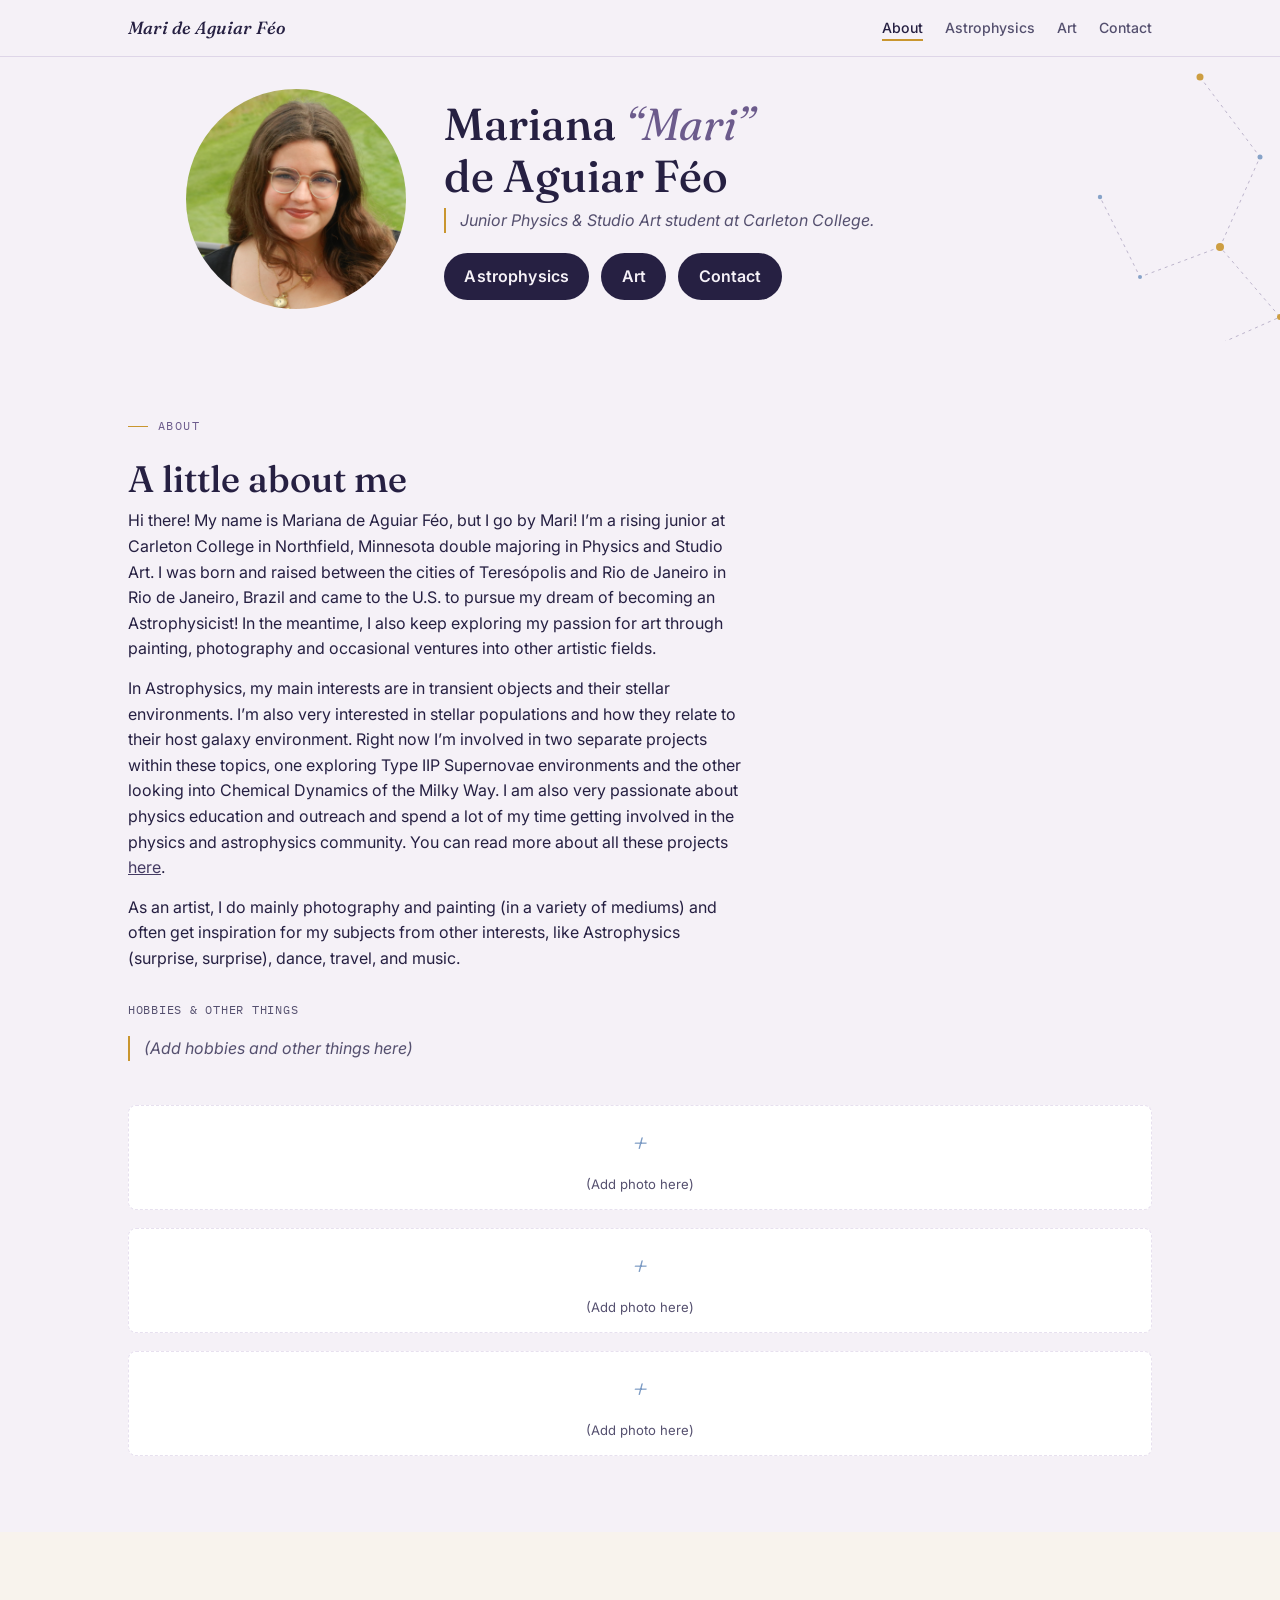
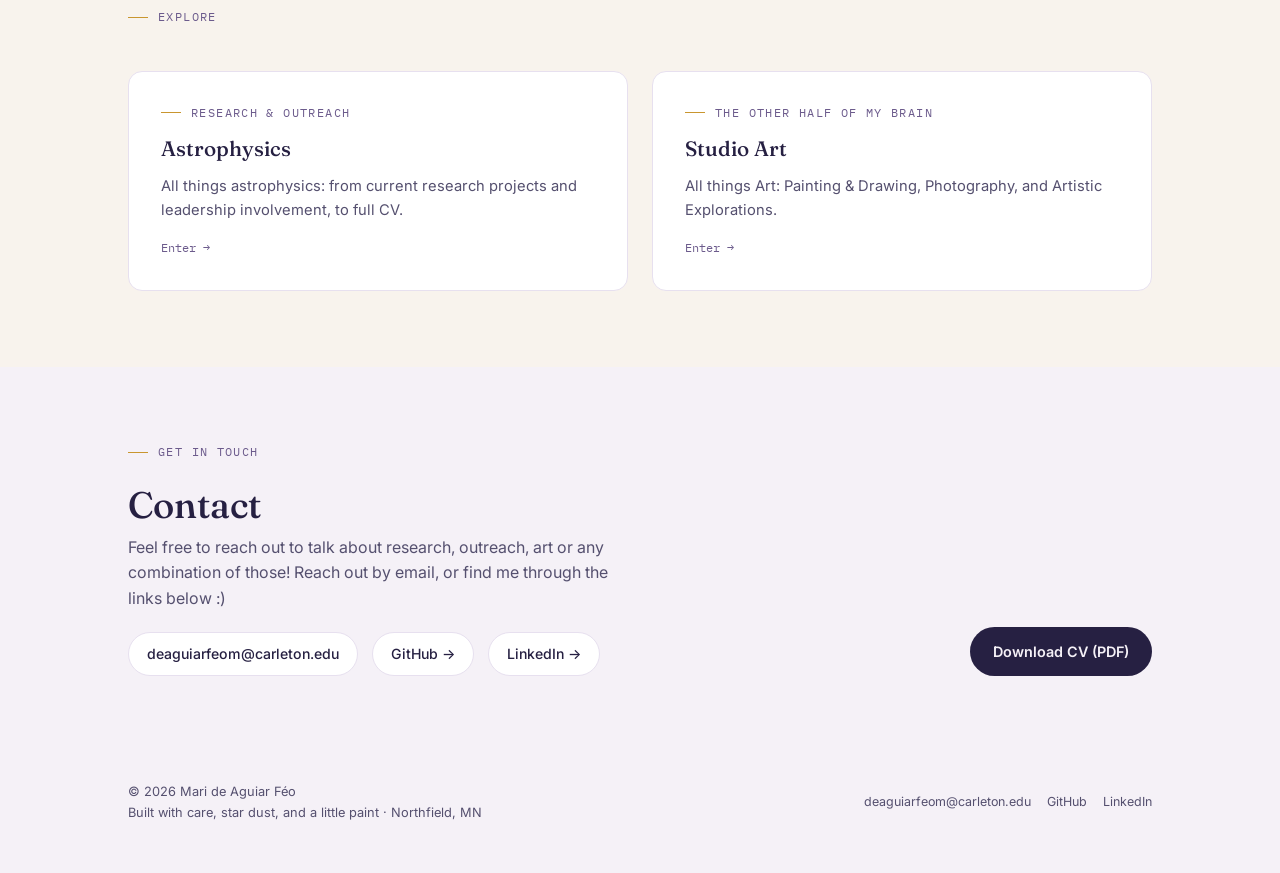
<file: index.html>
<!DOCTYPE html>
<html lang="en">
<head>
<meta charset="UTF-8">
<meta name="viewport" content="width=device-width, initial-scale=1.0">
<title>Mari de Aguiar Féo, Astrophysics &amp; Studio Art</title>
<meta name="description" content="Personal site of Mariana (Mari) de Aguiar Féo, Physics &amp; Studio Art, Carleton College. Research, outreach, and art.">

<link rel="preconnect" href="https://fonts.googleapis.com">
<link rel="preconnect" href="https://fonts.gstatic.com" crossorigin>
<link href="https://fonts.googleapis.com/css2?family=Fraunces:ital,opsz,wght@0,9..144,300;0,9..144,500;0,9..144,600;1,9..144,400;1,9..144,500&family=Inter:wght@400;500;600&family=IBM+Plex+Mono:wght@400;500&display=swap" rel="stylesheet">
<link rel="stylesheet" href="styles.css">
</head>
<body>

<header class="site-nav">
  <div class="nav-inner">
    <a href="index.html" class="nav-mark">Mari de Aguiar Féo</a>
    <ul class="nav-links">
      <li><a href="index.html" class="active">About</a></li>
      <li><a href="astrophysics.html">Astrophysics</a></li>
      <li><a href="art.html">Art</a></li>
      <li><a href="index.html#contact">Contact</a></li>
    </ul>
  </div>
</header>

<!--  PROFILE HEADER BANNER  -->
<div class="profile-banner reveal" aria-hidden="true"></div>
<!-- PROFILE SECTION  -->
<section class="hero" id="home" style="overflow: hidden; padding: 2rem 1rem;">
  <!-- Constellation Background SVG -->
  <svg class="constellation" viewBox="0 0 620 620" xmlns="http://www.w3.org/2000/svg" aria-hidden="true">
    <path class="line" d="M 480 60 L 540 140 L 500 230 L 560 300 L 470 340" />
    <path class="line" d="M 500 230 L 420 260 L 380 180" />
    <path class="line" d="M 470 340 L 400 400 L 430 480" />
    <circle class="star" cx="480" cy="60" r="3.5" />
    <circle class="star small" cx="540" cy="140" r="2.5" />
    <circle class="star" cx="500" cy="230" r="4" />
    <circle class="star small" cx="420" cy="260" r="2" />
    <circle class="star small" cx="380" cy="180" r="2.2" />
    <circle class="star" cx="560" cy="300" r="3" />
    <circle class="star" cx="470" cy="340" r="3.5" />
    <circle class="star small" cx="400" cy="400" r="2.4" />
    <circle class="star" cx="430" cy="480" r="3" />
  </svg>

  <div class="wrap hero-inner" style="display: flex !important; flex-direction: row !important; align-items: center !important; justify-content: center !important; text-align: left !important; gap: clamp(0.75rem, 3vw, 2.5rem) !important; max-width: 1000px !important; margin: 0 auto !important; width: 100% !important; box-sizing: border-box !important;">
    
    <!-- Avatar (Fluid clamp size: 110px on phones, scales up to 220px on desktop) -->
    <div class="hero-avatar-wrap" style="flex-shrink: 0 !important;">
      <img 
        src="IMG_6428 (2).PNG" 
        alt="Mari de Aguiar Féo" 
        class="hero-avatar"
        style="width: clamp(110px, 20vw, 220px) !important; height: clamp(110px, 20vw, 220px) !important; border-radius: 50% !important; object-fit: cover !important; display: block !important;"
      >
    </div>

    <!-- Text Container -->
    <div class="hero-text-content" style="max-width: 650px !important; flex: 1 1 auto !important; min-width: 0 !important;">
      <h1 style="margin: 0 !important; font-size: clamp(1.4rem, 4vw, 2.8rem) !important; line-height: 1.15 !important;">
        Mariana <em>“Mari”</em><br>de Aguiar Féo
      </h1>
      <p class="role" style="font-size: clamp(0.85rem, 2vw, 1.1rem) !important; margin-top: 0.4rem !important;">
      </p>
      <p class="hero-blurb" style="font-size: clamp(0.85rem, 2vw, 1rem) !important; margin-top: 0.3rem !important;">
        Junior Physics &amp; Studio Art student at Carleton College.

      </p>
      
      <!-- Nav Pill Buttons -->
      <div class="hero-pill-nav" style="display: flex !important; flex-direction: row !important; flex-wrap: nowrap !important; gap: clamp(0.3rem, 1.5vw, 0.75rem) !important; margin-top: 1.25rem !important; justify-content: flex-start !important;">
        <a href="astrophysics.html" class="btn btn-primary btn-big" style="padding: clamp(0.35rem, 1vw, 0.6rem) clamp(0.5rem, 1.5vw, 1.2rem) !important; font-size: clamp(0.75rem, 1.8vw, 1rem) !important; white-space: nowrap !important;">Astrophysics</a>
        <a href="art.html" class="btn btn-primary btn-big" style="padding: clamp(0.35rem, 1vw, 0.6rem) clamp(0.5rem, 1.5vw, 1.2rem) !important; font-size: clamp(0.75rem, 1.8vw, 1rem) !important; white-space: nowrap !important;">Art</a>
        <a href="#contact" class="btn btn-primary btn-big" style="padding: clamp(0.35rem, 1vw, 0.6rem) clamp(0.5rem, 1.5vw, 1.2rem) !important; font-size: clamp(0.75rem, 1.8vw, 1rem) !important; white-space: nowrap !important;">Contact</a>
      </div>
    </div>

  </div>
</section>
<!--  ABOUT  -->
<section id="about">
  <div class="wrap">
    <div class="section-head reveal">
      <div class="eyebrow">About</div>
      <h2>A little about me</h2>   
    <div class="about-section reveal">
      <div class="about-text">
    <p class="body-text">
      Hi there! My name is Mariana de Aguiar Féo, but I go by Mari! I’m a rising junior at Carleton College in Northfield, Minnesota double majoring in Physics and Studio Art. I was born and raised between the cities of Teresópolis and Rio de Janeiro in Rio de Janeiro, Brazil and came to the U.S. to pursue my dream of becoming an Astrophysicist! In the meantime, I also keep exploring my passion for art through painting, photography and occasional ventures into other artistic fields.
    </p>

    <p class="body-text">
      In Astrophysics, my main interests are in transient objects and their stellar environments. I’m also very interested in stellar populations and how they relate to their host galaxy environment. Right now I’m involved in two separate projects within these topics, one exploring Type IIP Supernovae environments and the other looking into Chemical Dynamics of the Milky Way. I am also very passionate about physics education and outreach and spend a lot of my time getting involved in the physics and astrophysics community. You can read more about all these projects <a href="https://marideaguiarfeo.github.io/astrophysics.html">here</a>.
    </p>

    <p class="body-text">
      As an artist, I do mainly photography and painting (in a variety of mediums) and often get inspiration for my subjects from other interests, like Astrophysics (surprise, surprise), dance, travel, and music.
    </p>
  </div>
</div>
        <div style="margin-top:28px;">
          <div class="subhead">Hobbies &amp; other things</div>
          <p class="hobbies-placeholder">(Add hobbies and other things here)</p>
        </div>
      </div>
      <div class="about-photos">
        <div class="art-placeholder" style="aspect-ratio:auto;"><span class="plus">+</span><span>(Add photo here)</span></div>
        <div class="art-placeholder" style="aspect-ratio:auto;"><span class="plus">+</span><span>(Add photo here)</span></div>
        <div class="art-placeholder" style="aspect-ratio:auto;"><span class="plus">+</span><span>(Add photo here)</span></div>
      </div>
    </div>
  </div>
</section>

<!--  EXPLORE (tabs to the two main pages)  -->
<section class="alt" id="explore">
  <div class="wrap">
    <div class="section-head reveal">
      <div class="eyebrow">Explore</div>
      <h2> </h2>
    </div>
    <div class="path-grid reveal">
      <a href="astrophysics.html" class="path-card">
        <div class="eyebrow">Research &amp; Outreach</div>
        <h3>Astrophysics</h3>
        <p>All things astrophysics: from current research projects and leadership involvement, to full CV.</p>
        <div class="arrow">Enter →</div>
      </a>
      <a href="art.html" class="path-card">
        <div class="eyebrow">The other half of my brain</div>
        <h3>Studio Art</h3>
        <p>All things Art: Painting &amp; Drawing, Photography, and Artistic Explorations.</p>
        <div class="arrow">Enter →</div>
      </a>
    </div>
  </div>
</section>

<!--  CONTACT  -->
<section id="contact">
  <div class="wrap">
    <div class="section-head reveal" style="margin-bottom:0;">
      <div class="eyebrow">Get in touch</div>
      <h2>Contact</h2>
    </div>
    <div class="contact-inner reveal">
      <div>
        <p class="lede" style="color:var(--ink-soft); max-width:480px;">Feel free to reach out to talk about research, outreach, art or any combination of those! Reach out by email, or find me through the links below :) </p>
        <div class="contact-links">
        <a href="mailto:deaguiarfeom@carleton.edu">deaguiarfeom@carleton.edu</a>
        <a href="https://github.com/marideaguiarfeo" target="_blank" rel="noopener">GitHub →</a>
        <a href="https://www.linkedin.com/in/mariana-de-aguiar-f%C3%A9o-525bab240/" target="_blank" rel="noopener">LinkedIn →</a>

        </div>
      </div>
      <a href="MariFeoUpdatedCV.pdf" class="btn btn-primary" download="MariFeoUpdatedCV.pdf">Download CV (PDF)</a>  </div>
    </div>
  </div>
</section>

<footer>
  <div class="wrap">
    <div>
      <p>© <span id="yr"></span> Mari de Aguiar Féo</p>
      <p>Built with care, star dust, and a little paint · Northfield, MN</p>
    </div>
    <div class="footer-contact">
      <a href="mailto:deaguiarfeom@carleton.edu">deaguiarfeom@carleton.edu</a>
      <a href="https://github.com/marideaguiarfeo" target="_blank" rel="noopener">GitHub</a>
      <a href="https://www.linkedin.com/in/mariana-de-aguiar-f%C3%A9o-525bab240/" target="_blank" rel="noopener">LinkedIn</a>
    </div>
  </div>
</footer>

<script src="script.js"></script>
</body>
</html>
</file>
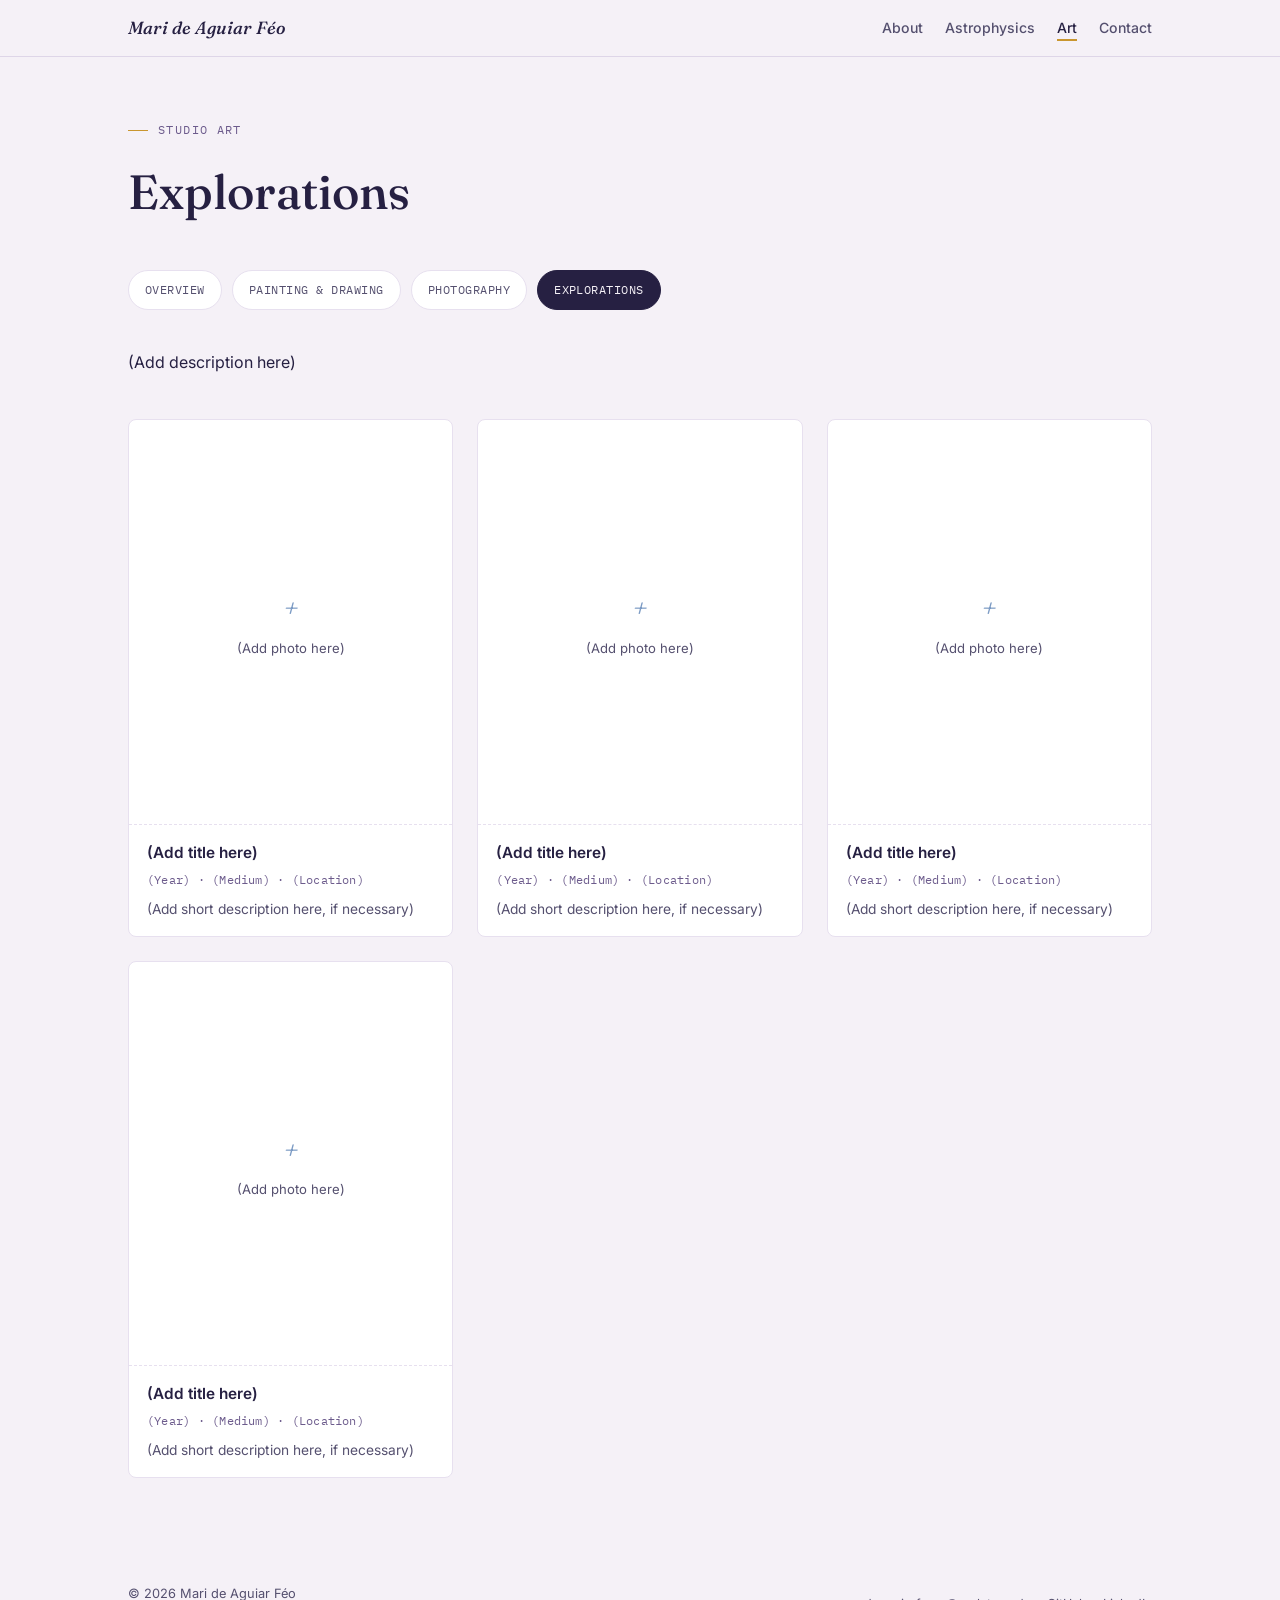
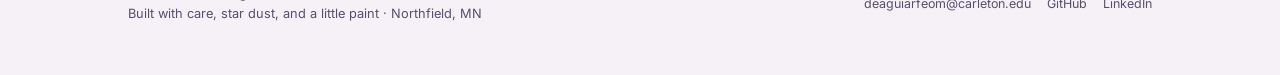
<file: art-explorations.html>
<!DOCTYPE html>
<html lang="en">
<head>
<meta charset="UTF-8">
<meta name="viewport" content="width=device-width, initial-scale=1.0">
<title>Explorations, Art, Mari de Aguiar Féo</title>
<meta name="description" content="Explorations, other art work by Mariana (Mari) de Aguiar Féo.">

<link rel="preconnect" href="https://fonts.googleapis.com">
<link rel="preconnect" href="https://fonts.gstatic.com" crossorigin>
<link href="https://fonts.googleapis.com/css2?family=Fraunces:ital,opsz,wght@0,9..144,300;0,9..144,500;0,9..144,600;1,9..144,400;1,9..144,500&family=Inter:wght@400;500;600&family=IBM+Plex+Mono:wght@400;500&display=swap" rel="stylesheet">
<link rel="stylesheet" href="styles.css">
</head>
<body>

<header class="site-nav">
  <div class="nav-inner">
    <a href="index.html" class="nav-mark">Mari de Aguiar Féo</a>
    <ul class="nav-links">
      <li><a href="index.html">About</a></li>
      <li><a href="astrophysics.html">Astrophysics</a></li>
      <li><a href="art.html" class="active">Art</a></li>
      <li><a href="index.html#contact">Contact</a></li>
    </ul>
  </div>
</header>

<section class="page-header">
  <div class="wrap">
    <div class="eyebrow reveal">Studio Art</div>
    <h1 class="reveal">Explorations</h1>
  </div>
</section>

<section style="padding-top:32px;">
  <div class="wrap">
    <div class="subtab-nav reveal">
      <a href="art.html">Overview</a>
      <a href="art-painting-drawing.html">Painting &amp; Drawing</a>
      <a href="art-photography.html">Photography</a>
      <a href="art-explorations.html" class="active">Explorations</a>
    </div>

    <p class="lede reveal" style="max-width:620px; margin-bottom:44px;">(Add description here)</p>

    <div class="art-photo-grid reveal">
      <div class="art-photo-card">
        <div class="art-photo-slot"><span class="plus">+</span><span>(Add photo here)</span></div>
        <div class="art-photo-info">
          <div class="art-photo-title">(Add title here)</div>
          <div class="art-photo-sub">(Year) · (Medium) · (Location)</div>
          <p class="art-photo-desc">(Add short description here, if necessary)</p>
        </div>
      </div>
      <div class="art-photo-card">
        <div class="art-photo-slot"><span class="plus">+</span><span>(Add photo here)</span></div>
        <div class="art-photo-info">
          <div class="art-photo-title">(Add title here)</div>
          <div class="art-photo-sub">(Year) · (Medium) · (Location)</div>
          <p class="art-photo-desc">(Add short description here, if necessary)</p>
        </div>
      </div>
      <div class="art-photo-card">
        <div class="art-photo-slot"><span class="plus">+</span><span>(Add photo here)</span></div>
        <div class="art-photo-info">
          <div class="art-photo-title">(Add title here)</div>
          <div class="art-photo-sub">(Year) · (Medium) · (Location)</div>
          <p class="art-photo-desc">(Add short description here, if necessary)</p>
        </div>
      </div>
      <div class="art-photo-card">
        <div class="art-photo-slot"><span class="plus">+</span><span>(Add photo here)</span></div>
        <div class="art-photo-info">
          <div class="art-photo-title">(Add title here)</div>
          <div class="art-photo-sub">(Year) · (Medium) · (Location)</div>
          <p class="art-photo-desc">(Add short description here, if necessary)</p>
        </div>
      </div>
    </div>
  </div>
</section>

<footer>
  <div class="wrap">
    <div>
      <p>© <span id="yr"></span> Mari de Aguiar Féo</p>
      <p>Built with care, star dust, and a little paint · Northfield, MN</p>
    </div>
    <div class="footer-contact">
      <a href="mailto:deaguiarfeom@carleton.edu">deaguiarfeom@carleton.edu</a>
      <a href="https://github.com/marideaguiarfeo" target="_blank" rel="noopener">GitHub</a>
      <a href="https://www.linkedin.com/in/mariana-de-aguiar-f%C3%A9o-525bab240/" target="_blank" rel="noopener">LinkedIn</a>
    </div>
  </div>
</footer>

<script src="script.js"></script>
</body>
</html>
</file>
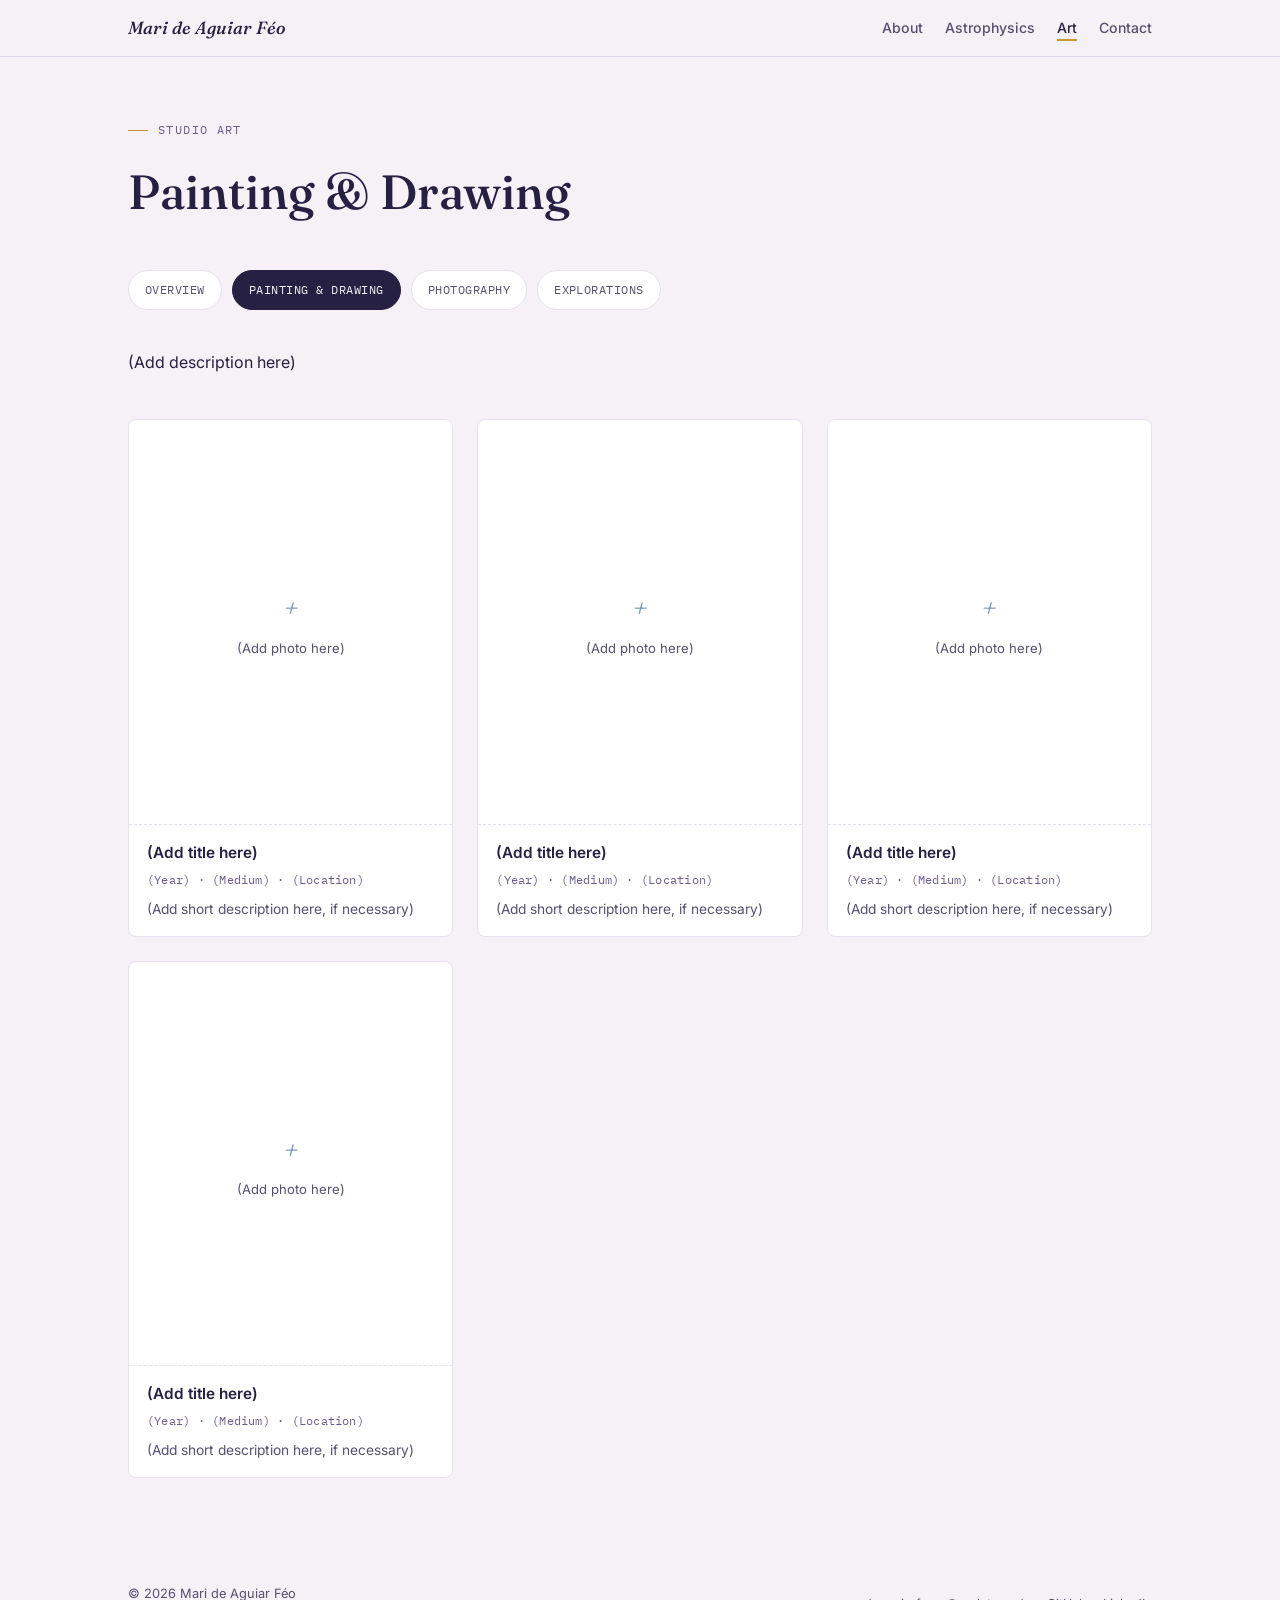
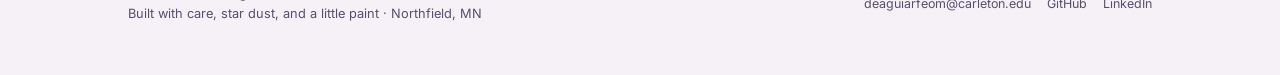
<file: art-painting-drawing.html>
<!DOCTYPE html>
<html lang="en">
<head>
<meta charset="UTF-8">
<meta name="viewport" content="width=device-width, initial-scale=1.0">
<title>Painting &amp; Drawing, Art, Mari de Aguiar Féo</title>
<meta name="description" content="Painting and drawing work by Mariana (Mari) de Aguiar Féo.">

<link rel="preconnect" href="https://fonts.googleapis.com">
<link rel="preconnect" href="https://fonts.gstatic.com" crossorigin>
<link href="https://fonts.googleapis.com/css2?family=Fraunces:ital,opsz,wght@0,9..144,300;0,9..144,500;0,9..144,600;1,9..144,400;1,9..144,500&family=Inter:wght@400;500;600&family=IBM+Plex+Mono:wght@400;500&display=swap" rel="stylesheet">
<link rel="stylesheet" href="styles.css">
</head>
<body>

<header class="site-nav">
  <div class="nav-inner">
    <a href="index.html" class="nav-mark">Mari de Aguiar Féo</a>
    <ul class="nav-links">
      <li><a href="index.html">About</a></li>
      <li><a href="astrophysics.html">Astrophysics</a></li>
      <li><a href="art.html" class="active">Art</a></li>
      <li><a href="index.html#contact">Contact</a></li>
    </ul>
  </div>
</header>

<section class="page-header">
  <div class="wrap">
    <div class="eyebrow reveal">Studio Art</div>
    <h1 class="reveal">Painting &amp; Drawing</h1>
  </div>
</section>

<section style="padding-top:32px;">
  <div class="wrap">
    <div class="subtab-nav reveal">
      <a href="art.html">Overview</a>
      <a href="art-painting-drawing.html" class="active">Painting &amp; Drawing</a>
      <a href="art-photography.html">Photography</a>
      <a href="art-explorations.html">Explorations</a>
    </div>

    <p class="lede reveal" style="max-width:620px; margin-bottom:44px;">(Add description here)</p>

    <div class="art-photo-grid reveal">
      <div class="art-photo-card">
        <div class="art-photo-slot"><span class="plus">+</span><span>(Add photo here)</span></div>
        <div class="art-photo-info">
          <div class="art-photo-title">(Add title here)</div>
          <div class="art-photo-sub">(Year) · (Medium) · (Location)</div>
          <p class="art-photo-desc">(Add short description here, if necessary)</p>
        </div>
      </div>
      <div class="art-photo-card">
        <div class="art-photo-slot"><span class="plus">+</span><span>(Add photo here)</span></div>
        <div class="art-photo-info">
          <div class="art-photo-title">(Add title here)</div>
          <div class="art-photo-sub">(Year) · (Medium) · (Location)</div>
          <p class="art-photo-desc">(Add short description here, if necessary)</p>
        </div>
      </div>
      <div class="art-photo-card">
        <div class="art-photo-slot"><span class="plus">+</span><span>(Add photo here)</span></div>
        <div class="art-photo-info">
          <div class="art-photo-title">(Add title here)</div>
          <div class="art-photo-sub">(Year) · (Medium) · (Location)</div>
          <p class="art-photo-desc">(Add short description here, if necessary)</p>
        </div>
      </div>
      <div class="art-photo-card">
        <div class="art-photo-slot"><span class="plus">+</span><span>(Add photo here)</span></div>
        <div class="art-photo-info">
          <div class="art-photo-title">(Add title here)</div>
          <div class="art-photo-sub">(Year) · (Medium) · (Location)</div>
          <p class="art-photo-desc">(Add short description here, if necessary)</p>
        </div>
      </div>
    </div>
  </div>
</section>

<footer>
  <div class="wrap">
    <div>
      <p>© <span id="yr"></span> Mari de Aguiar Féo</p>
      <p>Built with care, star dust, and a little paint · Northfield, MN</p>
    </div>
    <div class="footer-contact">
      <a href="mailto:deaguiarfeom@carleton.edu">deaguiarfeom@carleton.edu</a>
      <a href="https://github.com/marideaguiarfeo" target="_blank" rel="noopener">GitHub</a>
      <a href="https://www.linkedin.com/in/mariana-de-aguiar-f%C3%A9o-525bab240/" target="_blank" rel="noopener">LinkedIn</a>
    </div>
  </div>
</footer>

<script src="script.js"></script>
</body>
</html>
</file>
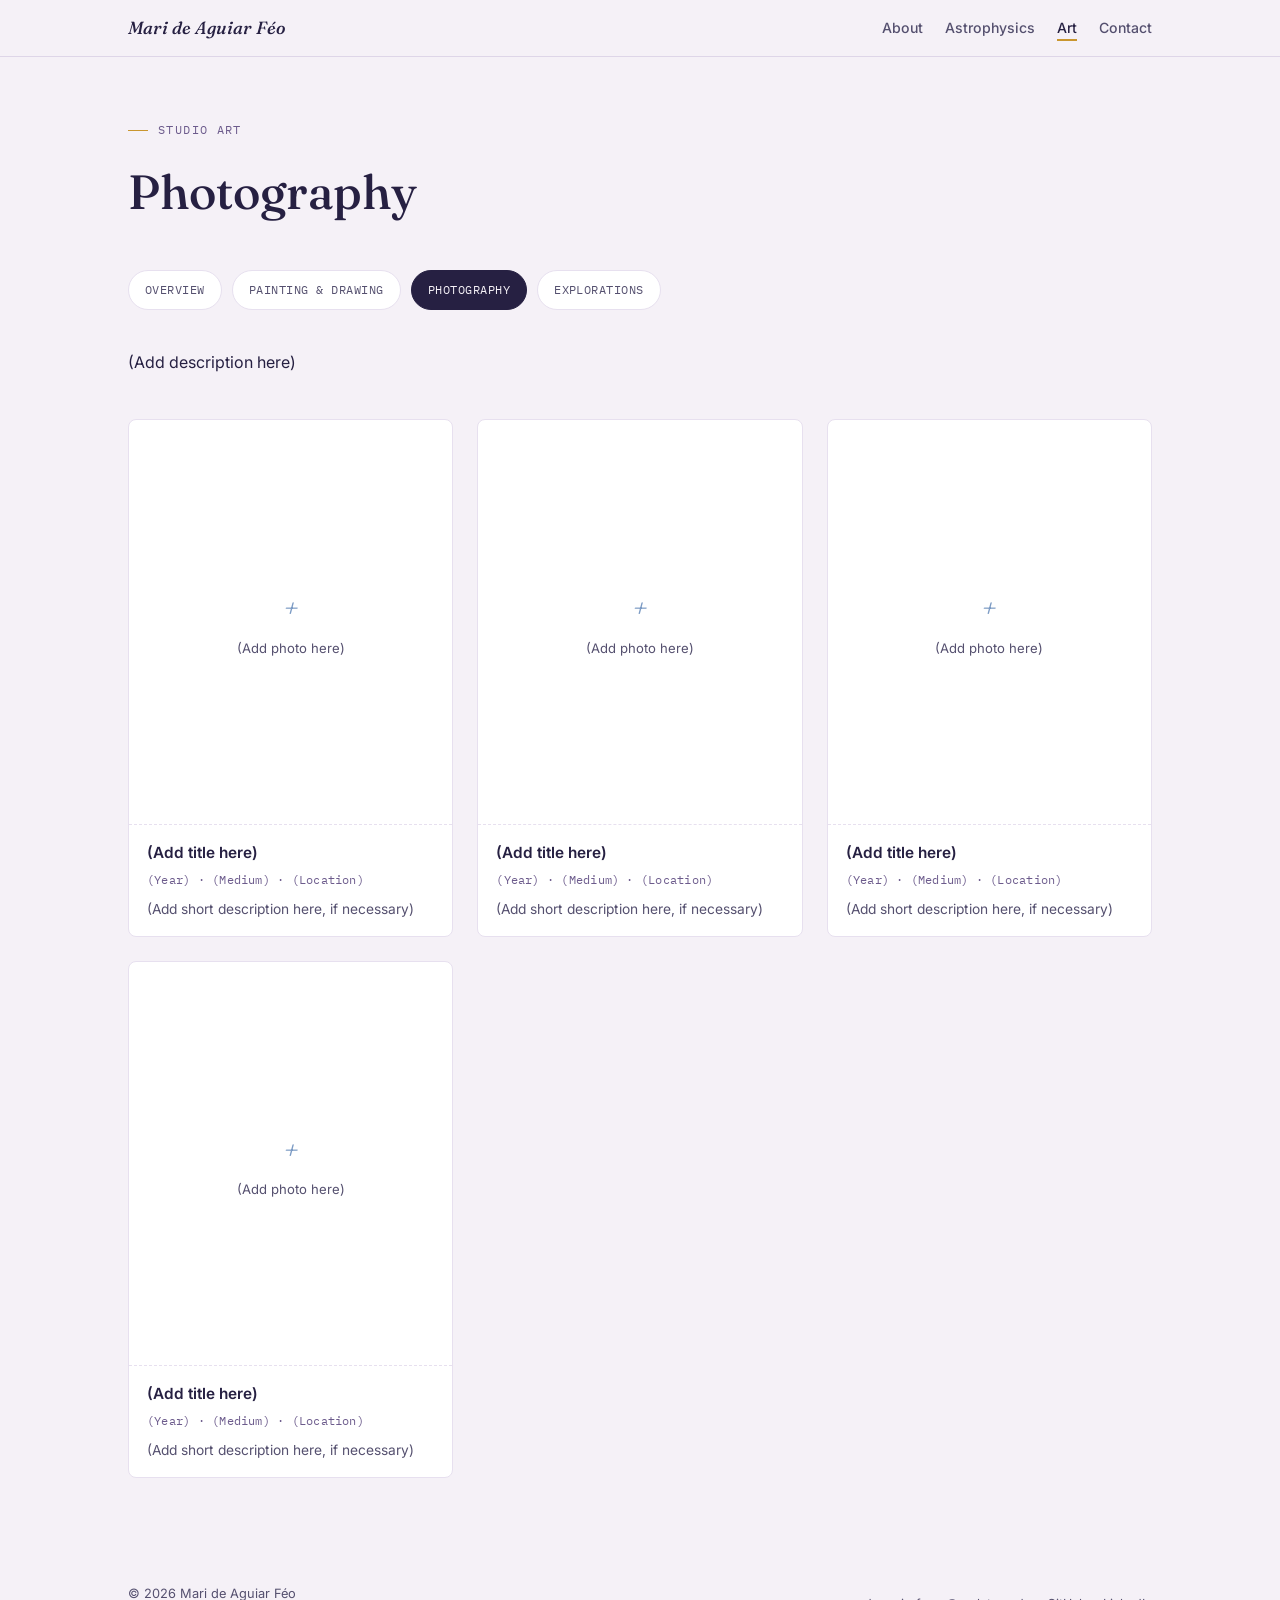
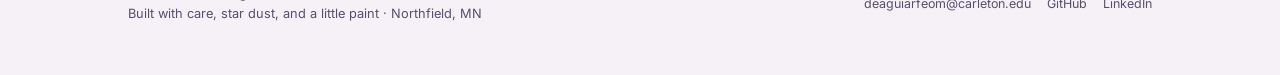
<file: art-photography.html>
<!DOCTYPE html>
<html lang="en">
<head>
<meta charset="UTF-8">
<meta name="viewport" content="width=device-width, initial-scale=1.0">
<title>Photography, Art, Mari de Aguiar Féo</title>
<meta name="description" content="Photography work by Mariana (Mari) de Aguiar Féo.">

<link rel="preconnect" href="https://fonts.googleapis.com">
<link rel="preconnect" href="https://fonts.gstatic.com" crossorigin>
<link href="https://fonts.googleapis.com/css2?family=Fraunces:ital,opsz,wght@0,9..144,300;0,9..144,500;0,9..144,600;1,9..144,400;1,9..144,500&family=Inter:wght@400;500;600&family=IBM+Plex+Mono:wght@400;500&display=swap" rel="stylesheet">
<link rel="stylesheet" href="styles.css">
</head>
<body>

<header class="site-nav">
  <div class="nav-inner">
    <a href="index.html" class="nav-mark">Mari de Aguiar Féo</a>
    <ul class="nav-links">
      <li><a href="index.html">About</a></li>
      <li><a href="astrophysics.html">Astrophysics</a></li>
      <li><a href="art.html" class="active">Art</a></li>
      <li><a href="index.html#contact">Contact</a></li>
    </ul>
  </div>
</header>

<section class="page-header">
  <div class="wrap">
    <div class="eyebrow reveal">Studio Art</div>
    <h1 class="reveal">Photography</h1>
  </div>
</section>

<section style="padding-top:32px;">
  <div class="wrap">
    <div class="subtab-nav reveal">
      <a href="art.html">Overview</a>
      <a href="art-painting-drawing.html">Painting &amp; Drawing</a>
      <a href="art-photography.html" class="active">Photography</a>
      <a href="art-explorations.html">Explorations</a>
    </div>

    <p class="lede reveal" style="max-width:620px; margin-bottom:44px;">(Add description here)</p>

    <div class="art-photo-grid reveal">
      <div class="art-photo-card">
        <div class="art-photo-slot"><span class="plus">+</span><span>(Add photo here)</span></div>
        <div class="art-photo-info">
          <div class="art-photo-title">(Add title here)</div>
          <div class="art-photo-sub">(Year) · (Medium) · (Location)</div>
          <p class="art-photo-desc">(Add short description here, if necessary)</p>
        </div>
      </div>
      <div class="art-photo-card">
        <div class="art-photo-slot"><span class="plus">+</span><span>(Add photo here)</span></div>
        <div class="art-photo-info">
          <div class="art-photo-title">(Add title here)</div>
          <div class="art-photo-sub">(Year) · (Medium) · (Location)</div>
          <p class="art-photo-desc">(Add short description here, if necessary)</p>
        </div>
      </div>
      <div class="art-photo-card">
        <div class="art-photo-slot"><span class="plus">+</span><span>(Add photo here)</span></div>
        <div class="art-photo-info">
          <div class="art-photo-title">(Add title here)</div>
          <div class="art-photo-sub">(Year) · (Medium) · (Location)</div>
          <p class="art-photo-desc">(Add short description here, if necessary)</p>
        </div>
      </div>
      <div class="art-photo-card">
        <div class="art-photo-slot"><span class="plus">+</span><span>(Add photo here)</span></div>
        <div class="art-photo-info">
          <div class="art-photo-title">(Add title here)</div>
          <div class="art-photo-sub">(Year) · (Medium) · (Location)</div>
          <p class="art-photo-desc">(Add short description here, if necessary)</p>
        </div>
      </div>
    </div>
  </div>
</section>

<footer>
  <div class="wrap">
    <div>
      <p>© <span id="yr"></span> Mari de Aguiar Féo</p>
      <p>Built with care, star dust, and a little paint · Northfield, MN</p>
    </div>
    <div class="footer-contact">
      <a href="mailto:deaguiarfeom@carleton.edu">deaguiarfeom@carleton.edu</a>
      <a href="https://github.com/marideaguiarfeo" target="_blank" rel="noopener">GitHub</a>
      <a href="https://www.linkedin.com/in/mariana-de-aguiar-f%C3%A9o-525bab240/" target="_blank" rel="noopener">LinkedIn</a>
    </div>
  </div>
</footer>

<script src="script.js"></script>
</body>
</html>
</file>
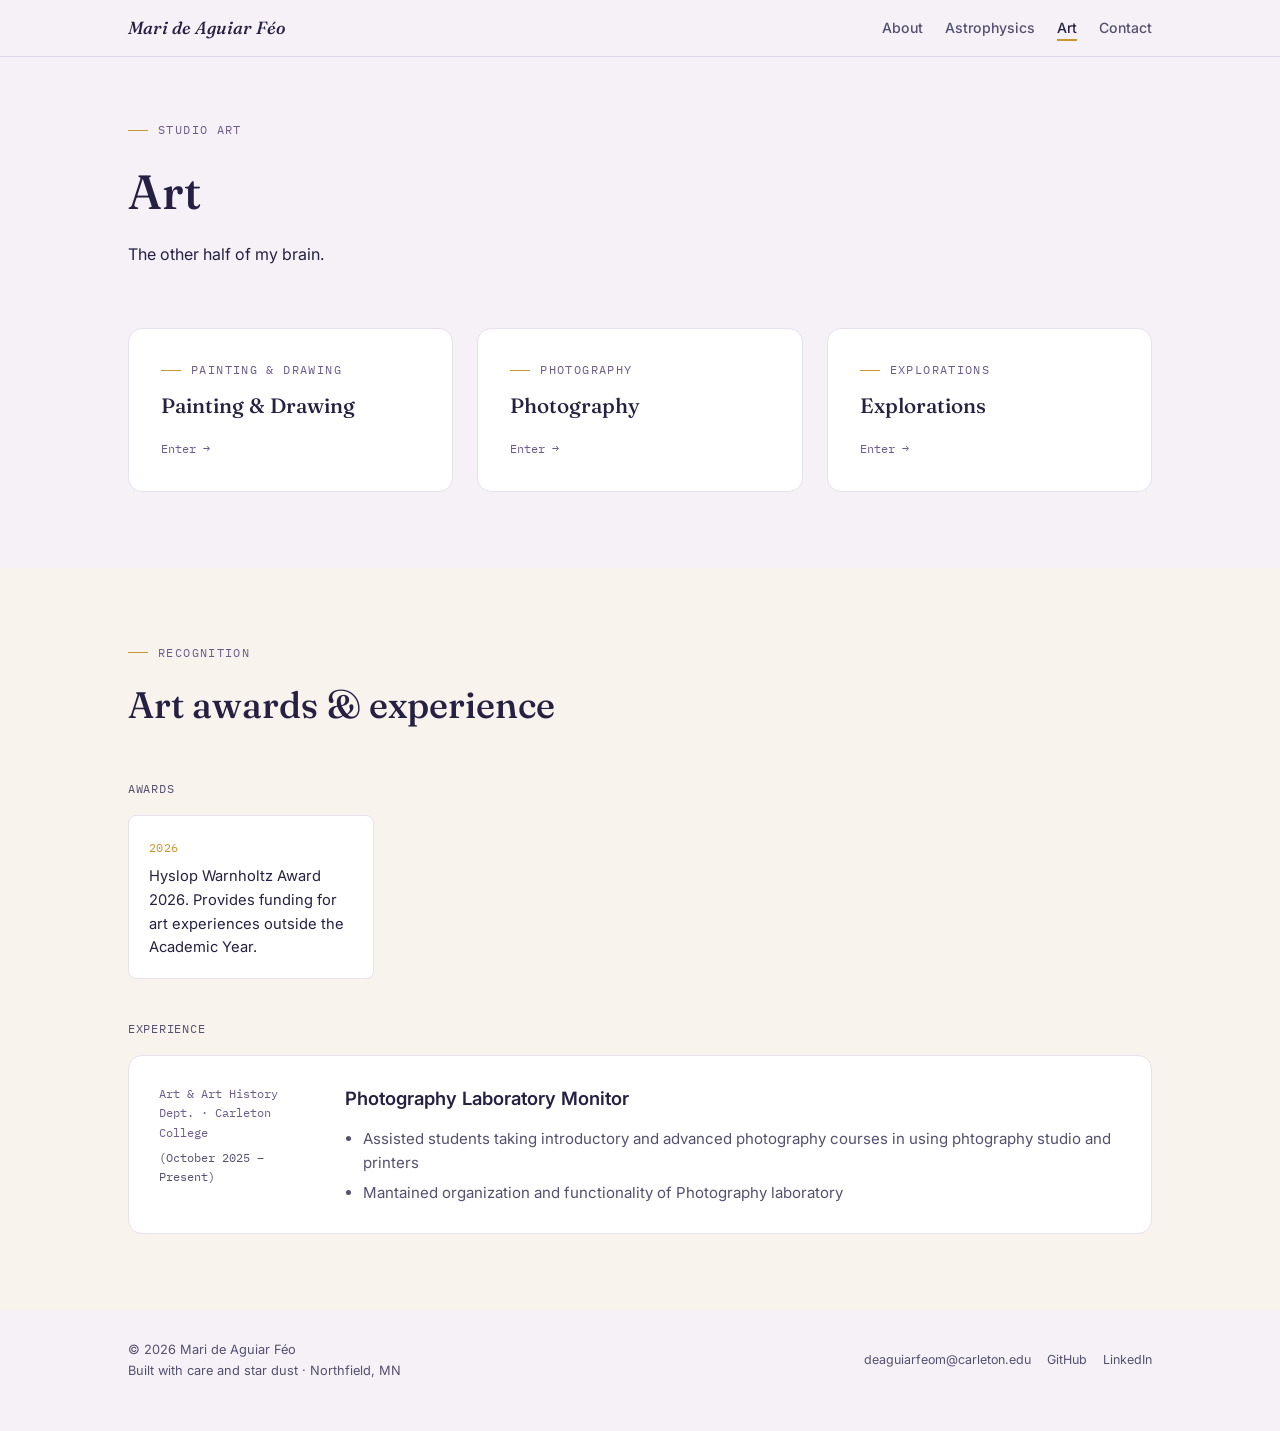
<file: art.html>
<!DOCTYPE html>
<html lang="en">
<head>
<meta charset="UTF-8">
<meta name="viewport" content="width=device-width, initial-scale=1.0">
<title>Art, Mari de Aguiar Féo</title>
<meta name="description" content="Studio Art work of Mariana (Mari) de Aguiar Féo: painting &amp; drawing, photography, and explorations.">

<link rel="preconnect" href="https://fonts.googleapis.com">
<link rel="preconnect" href="https://fonts.gstatic.com" crossorigin>
<link href="https://fonts.googleapis.com/css2?family=Fraunces:ital,opsz,wght@0,9..144,300;0,9..144,500;0,9..144,600;1,9..144,400;1,9..144,500&family=Inter:wght@400;500;600&family=IBM+Plex+Mono:wght@400;500&display=swap" rel="stylesheet">
<link rel="stylesheet" href="styles.css">
</head>
<body>

<header class="site-nav">
  <div class="nav-inner">
    <a href="index.html" class="nav-mark">Mari de Aguiar Féo</a>
    <ul class="nav-links">
      <li><a href="index.html">About</a></li>
      <li><a href="astrophysics.html">Astrophysics</a></li>
      <li><a href="art.html" class="active">Art</a></li>
      <li><a href="index.html#contact">Contact</a></li>
    </ul>
  </div>
</header>

<section class="page-header">
  <div class="wrap">
    <div class="eyebrow reveal">Studio Art</div>
    <h1 class="reveal">Art</h1>
    <p class="lede reveal" style="margin-top:12px; max-width:620px;">The other half of my brain.</p>
  </div>
</section>

<!-- ===== SUBSECTIONS ===== -->
<section style="padding-top:32px;">
  <div class="wrap">
    <div class="path-grid-3 reveal">
      <a href="art-painting-drawing.html" class="path-card">
        <div class="eyebrow">Painting &amp; Drawing</div>
        <h3>Painting &amp; Drawing</h3>
        <div class="arrow">Enter →</div>
      </a>
      <a href="art-photography.html" class="path-card">
        <div class="eyebrow">Photography</div>
        <h3>Photography</h3>
        <div class="arrow">Enter →</div>
      </a>
      <a href="art-explorations.html" class="path-card">
        <div class="eyebrow">Explorations</div>
        <h3>Explorations</h3>
        <div class="arrow">Enter →</div>
      </a>
    </div>
  </div>
</section>

<!-- ===== ART CV SPACE ===== -->
<section class="alt">
  <div class="wrap">
    <div class="section-head reveal">
      <div class="eyebrow">Recognition</div>
      <h2>Art awards &amp; experience</h2>
    </div>

    <div class="art-recognition-block reveal">
      <div class="subhead">Awards</div>
      <div class="honors-grid">
        <div class="honor-card"><span class="yr">2026</span><p>Hyslop Warnholtz Award 2026. Provides funding for art experiences outside the Academic Year. </p></div>
      </div>
    </div>

    <div class="art-recognition-block reveal">
      <div class="subhead">Experience</div>
      <div class="field-notes">
        <div class="field-note">
          <div class="fn-meta"> Art &amp; Art History Dept. · Carleton College <span class="date">(October 2025 – Present)</span></div>
          <div>
            <h3>Photography Laboratory Monitor</h3>
            <ul>
              <li> Assisted students taking introductory and advanced photography courses in using phtography studio and printers</li>
              <li> Mantained organization and functionality of Photography laboratory</li>
            </ul>
          </div>
        </div>
      </div>
    </div>
  </div>
</section>

<footer>
  <div class="wrap">
    <div>
      <p>© <span id="yr"></span> Mari de Aguiar Féo</p>
      <p>Built with care and star dust · Northfield, MN</p>
    </div>
    <div class="footer-contact">
      <a href="mailto:deaguiarfeom@carleton.edu">deaguiarfeom@carleton.edu</a>
      <a href="https://github.com/marideaguiarfeo" target="_blank" rel="noopener">GitHub</a>
      <a href="https://www.linkedin.com/in/mariana-de-aguiar-f%C3%A9o-525bab240/" target="_blank" rel="noopener">LinkedIn</a>
    </div>
  </div>
</footer>

<script src="script.js"></script>
</body>
</html>
</file>
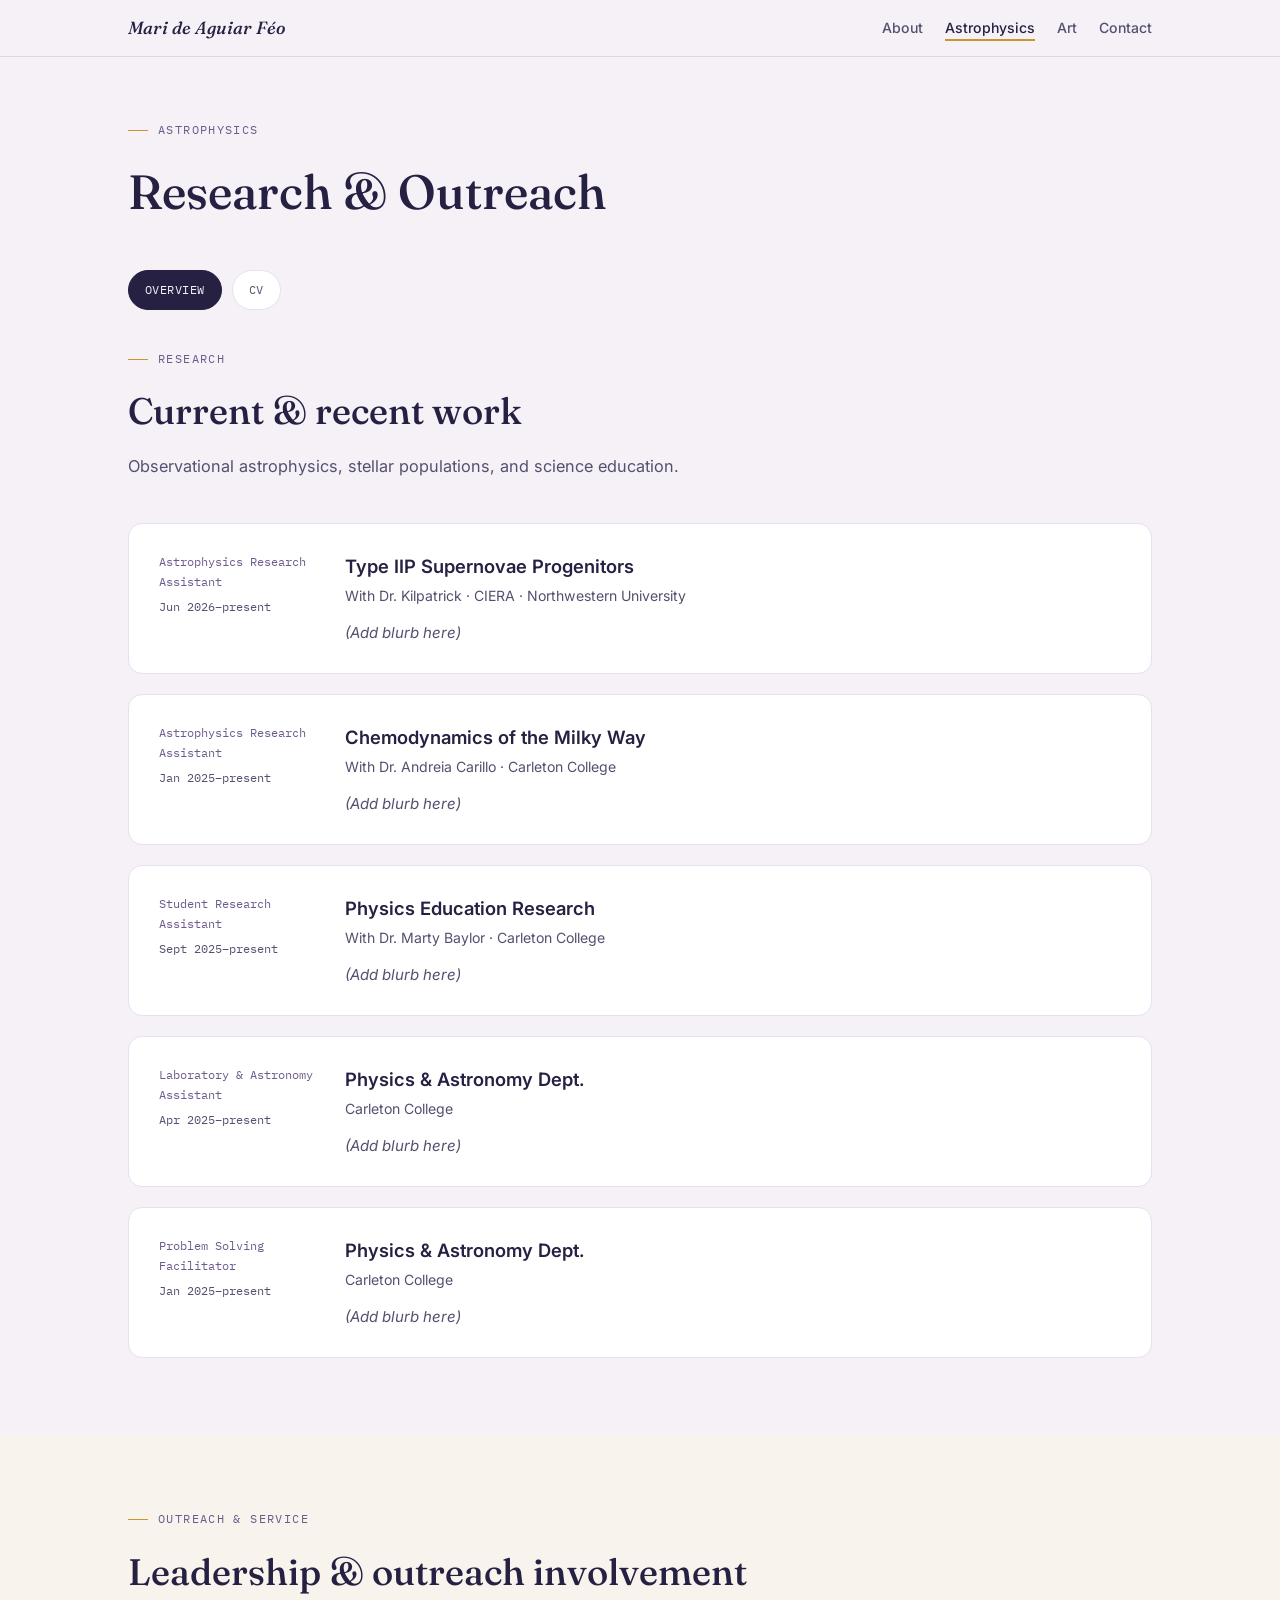
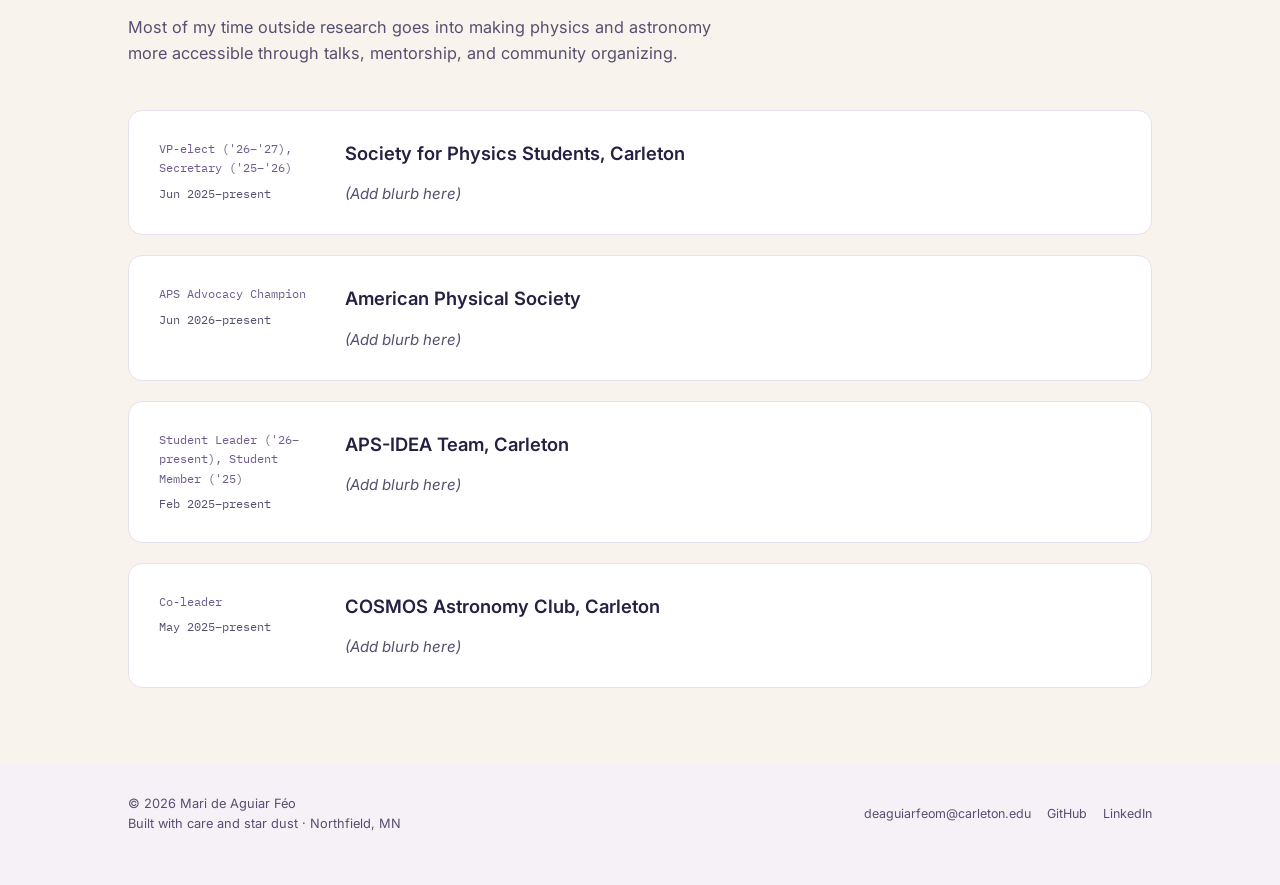
<file: astrophysics (1).html>
<!DOCTYPE html>
<html lang="en">
<head>
<meta charset="UTF-8">
<meta name="viewport" content="width=device-width, initial-scale=1.0">
<title>Astrophysics, Mari de Aguiar Féo</title>
<meta name="description" content="Astrophysics research and leadership involvement, Mariana (Mari) de Aguiar Féo, Carleton College.">

<link rel="preconnect" href="https://fonts.googleapis.com">
<link rel="preconnect" href="https://fonts.gstatic.com" crossorigin>
<link href="https://fonts.googleapis.com/css2?family=Fraunces:ital,opsz,wght@0,9..144,300;0,9..144,500;0,9..144,600;1,9..144,400;1,9..144,500&family=Inter:wght@400;500;600&family=IBM+Plex+Mono:wght@400;500&display=swap" rel="stylesheet">
<link rel="stylesheet" href="styles.css">
</head>
<body>

<header class="site-nav">
  <div class="nav-inner">
    <a href="index.html" class="nav-mark">Mari de Aguiar Féo</a>
    <ul class="nav-links">
      <li><a href="index.html">About</a></li>
      <li><a href="astrophysics.html" class="active">Astrophysics</a></li>
      <li><a href="art.html">Art</a></li>
      <li><a href="index.html#contact">Contact</a></li>
    </ul>
  </div>
</header>

<section class="page-header">
  <div class="wrap">
    <div class="eyebrow reveal">Astrophysics</div>
    <h1 class="reveal">Research &amp; Outreach</h1>
  </div>
</section>

<section style="padding-top:32px;">
  <div class="wrap">
    <div class="subtab-nav reveal">
      <a href="astrophysics.html" class="active">Overview</a>
      <a href="astrophysics-cv.html">CV</a>
    </div>

    <!-- ===== CURRENT RESEARCH PROJECTS ===== -->
    <div class="section-head reveal">
      <div class="eyebrow">Research</div>
      <h2>Current &amp; recent work</h2>
      <p class="lede">Observational astrophysics, stellar populations, and science education.</p>
    </div>

    <div class="field-notes reveal">
      <div class="field-note title-lg">
        <div class="fn-meta">Astrophysics Research Assistant<span class="date">Jun 2026–present</span></div>
        <div>
          <h3>Type IIP Supernovae Progenitors</h3>
          <p class="fn-place">With Dr. Kilpatrick · CIERA · Northwestern University</p>
          <p class="blurb-placeholder">(Add blurb here)</p>
        </div>
      </div>

      <div class="field-note title-lg">
        <div class="fn-meta">Astrophysics Research Assistant<span class="date">Jan 2025–present</span></div>
        <div>
          <h3>Chemodynamics of the Milky Way</h3>
          <p class="fn-place">With Dr. Andreia Carillo · Carleton College</p>
          <p class="blurb-placeholder">(Add blurb here)</p>
        </div>
      </div>

      <div class="field-note title-lg">
        <div class="fn-meta">Student Research Assistant<span class="date">Sept 2025–present</span></div>
        <div>
          <h3>Physics Education Research</h3>
          <p class="fn-place">With Dr. Marty Baylor · Carleton College</p>
          <p class="blurb-placeholder">(Add blurb here)</p>
        </div>
      </div>

      <div class="field-note title-lg">
        <div class="fn-meta">Laboratory &amp; Astronomy Assistant<span class="date">Apr 2025–present</span></div>
        <div>
          <h3>Physics &amp; Astronomy Dept.</h3>
          <p class="fn-place">Carleton College</p>
          <p class="blurb-placeholder">(Add blurb here)</p>
        </div>
      </div>

      <div class="field-note title-lg">
        <div class="fn-meta">Problem Solving Facilitator<span class="date">Jan 2025–present</span></div>
        <div>
          <h3>Physics &amp; Astronomy Dept.</h3>
          <p class="fn-place">Carleton College</p>
          <p class="blurb-placeholder">(Add blurb here)</p>
        </div>
      </div>
    </div>
  </div>
</section>

<!-- ===== LEADERSHIP / EXTRACURRICULAR INVOLVEMENT ===== -->
<section class="alt">
  <div class="wrap">
    <div class="section-head reveal">
      <div class="eyebrow">Outreach &amp; Service</div>
      <h2>Leadership &amp; outreach involvement</h2>
      <p class="lede">Most of my time outside research goes into making physics and astronomy more accessible through talks, mentorship, and community organizing.</p>
    </div>

    <div class="field-notes reveal">
      <div class="field-note title-lg">
        <div class="fn-meta">VP-elect ('26–'27), Secretary ('25–'26)<span class="date">Jun 2025–present</span></div>
        <div>
          <h3>Society for Physics Students, Carleton</h3>
          <p class="blurb-placeholder">(Add blurb here)</p>
        </div>
      </div>

      <div class="field-note title-lg">
        <div class="fn-meta">APS Advocacy Champion<span class="date">Jun 2026–present</span></div>
        <div>
          <h3>American Physical Society</h3>
          <p class="blurb-placeholder">(Add blurb here)</p>
        </div>
      </div>

      <div class="field-note title-lg">
        <div class="fn-meta">Student Leader ('26–present), Student Member ('25)<span class="date">Feb 2025–present</span></div>
        <div>
          <h3>APS-IDEA Team, Carleton</h3>
          <p class="blurb-placeholder">(Add blurb here)</p>
        </div>
      </div>

      <div class="field-note title-lg">
        <div class="fn-meta">Co-leader<span class="date">May 2025–present</span></div>
        <div>
          <h3>COSMOS Astronomy Club, Carleton</h3>
          <p class="blurb-placeholder">(Add blurb here)</p>
        </div>
      </div>
    </div>
  </div>
</section>

<footer>
  <div class="wrap">
    <div>
      <p>© <span id="yr"></span> Mari de Aguiar Féo</p>
      <p>Built with care and star dust · Northfield, MN</p>
    </div>
    <div class="footer-contact">
      <a href="mailto:deaguiarfeom@carleton.edu">deaguiarfeom@carleton.edu</a>
      <a href="https://github.com/marideaguiarfeo" target="_blank" rel="noopener">GitHub</a>
      <a href="https://www.linkedin.com/in/mariana-de-aguiar-f%C3%A9o-525bab240/" target="_blank" rel="noopener">LinkedIn</a>
    </div>
  </div>
</footer>

<script src="script.js"></script>
</body>
</html>
</file>
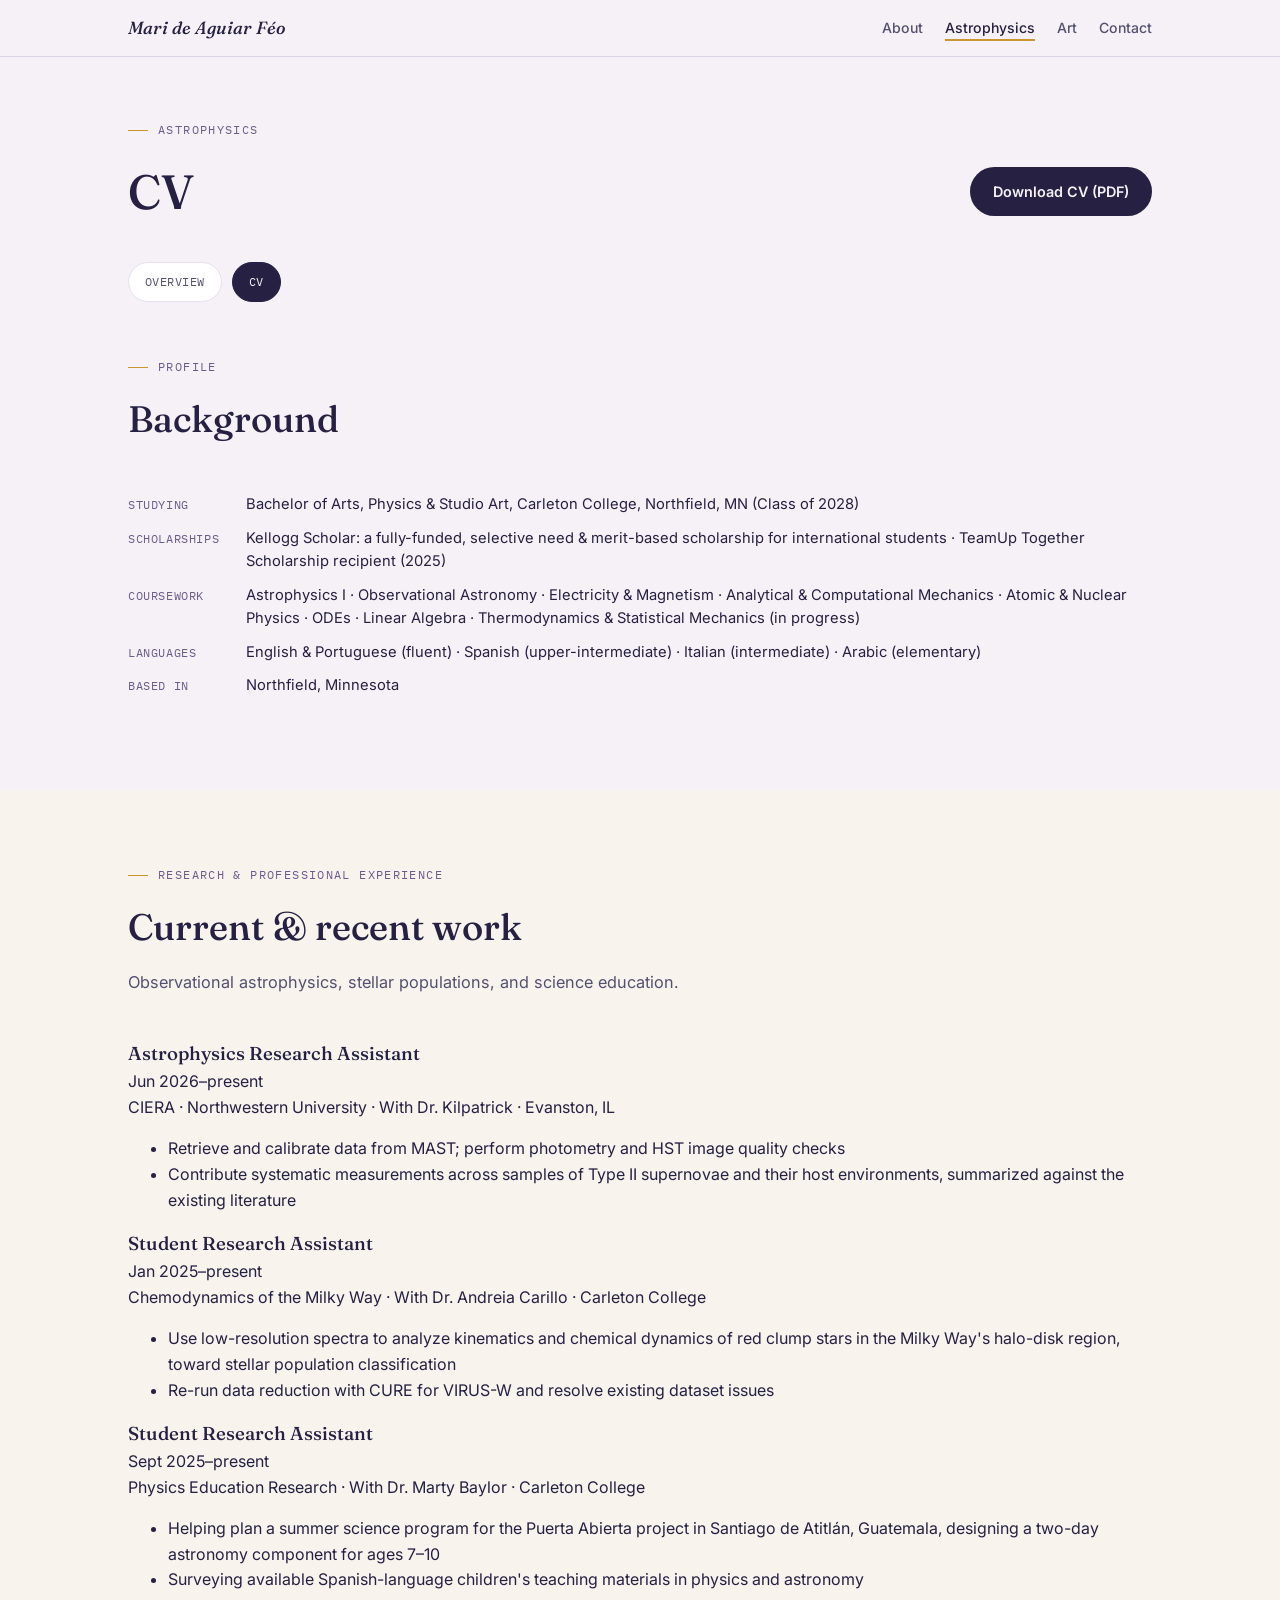
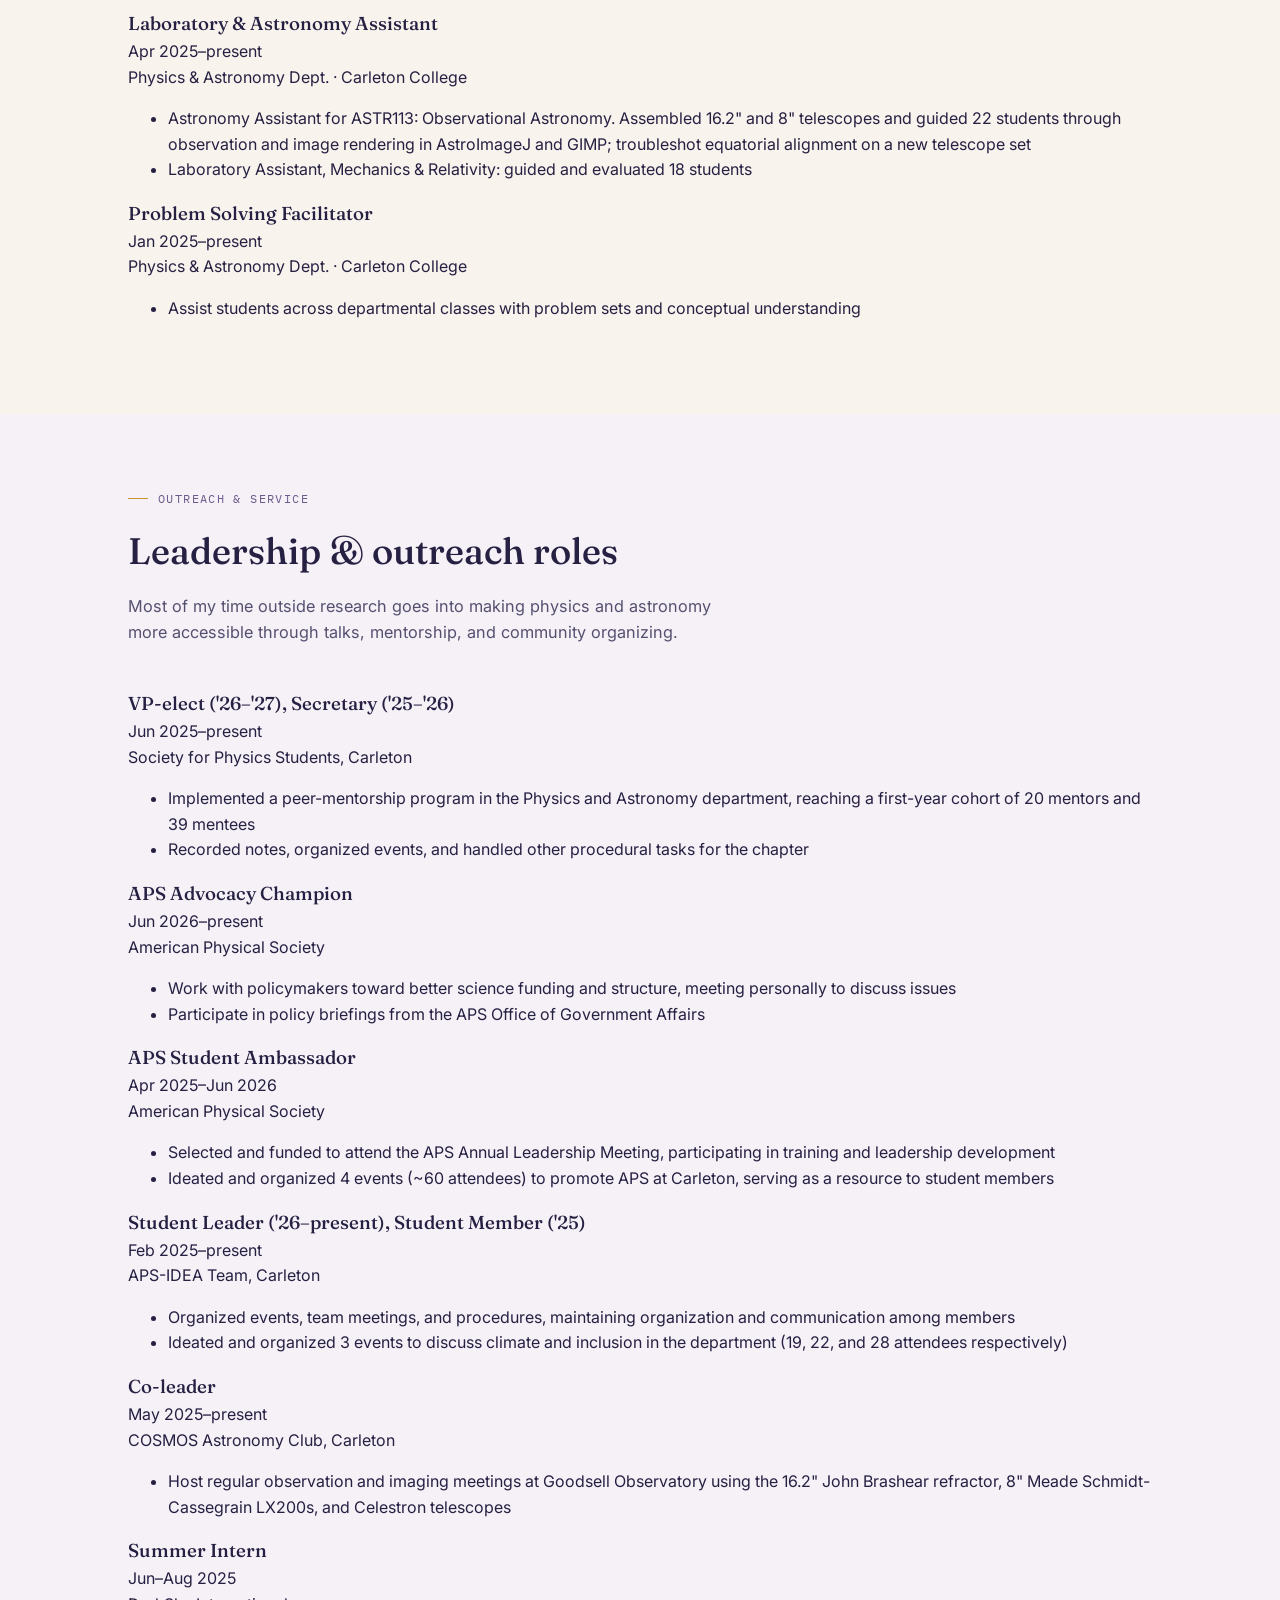
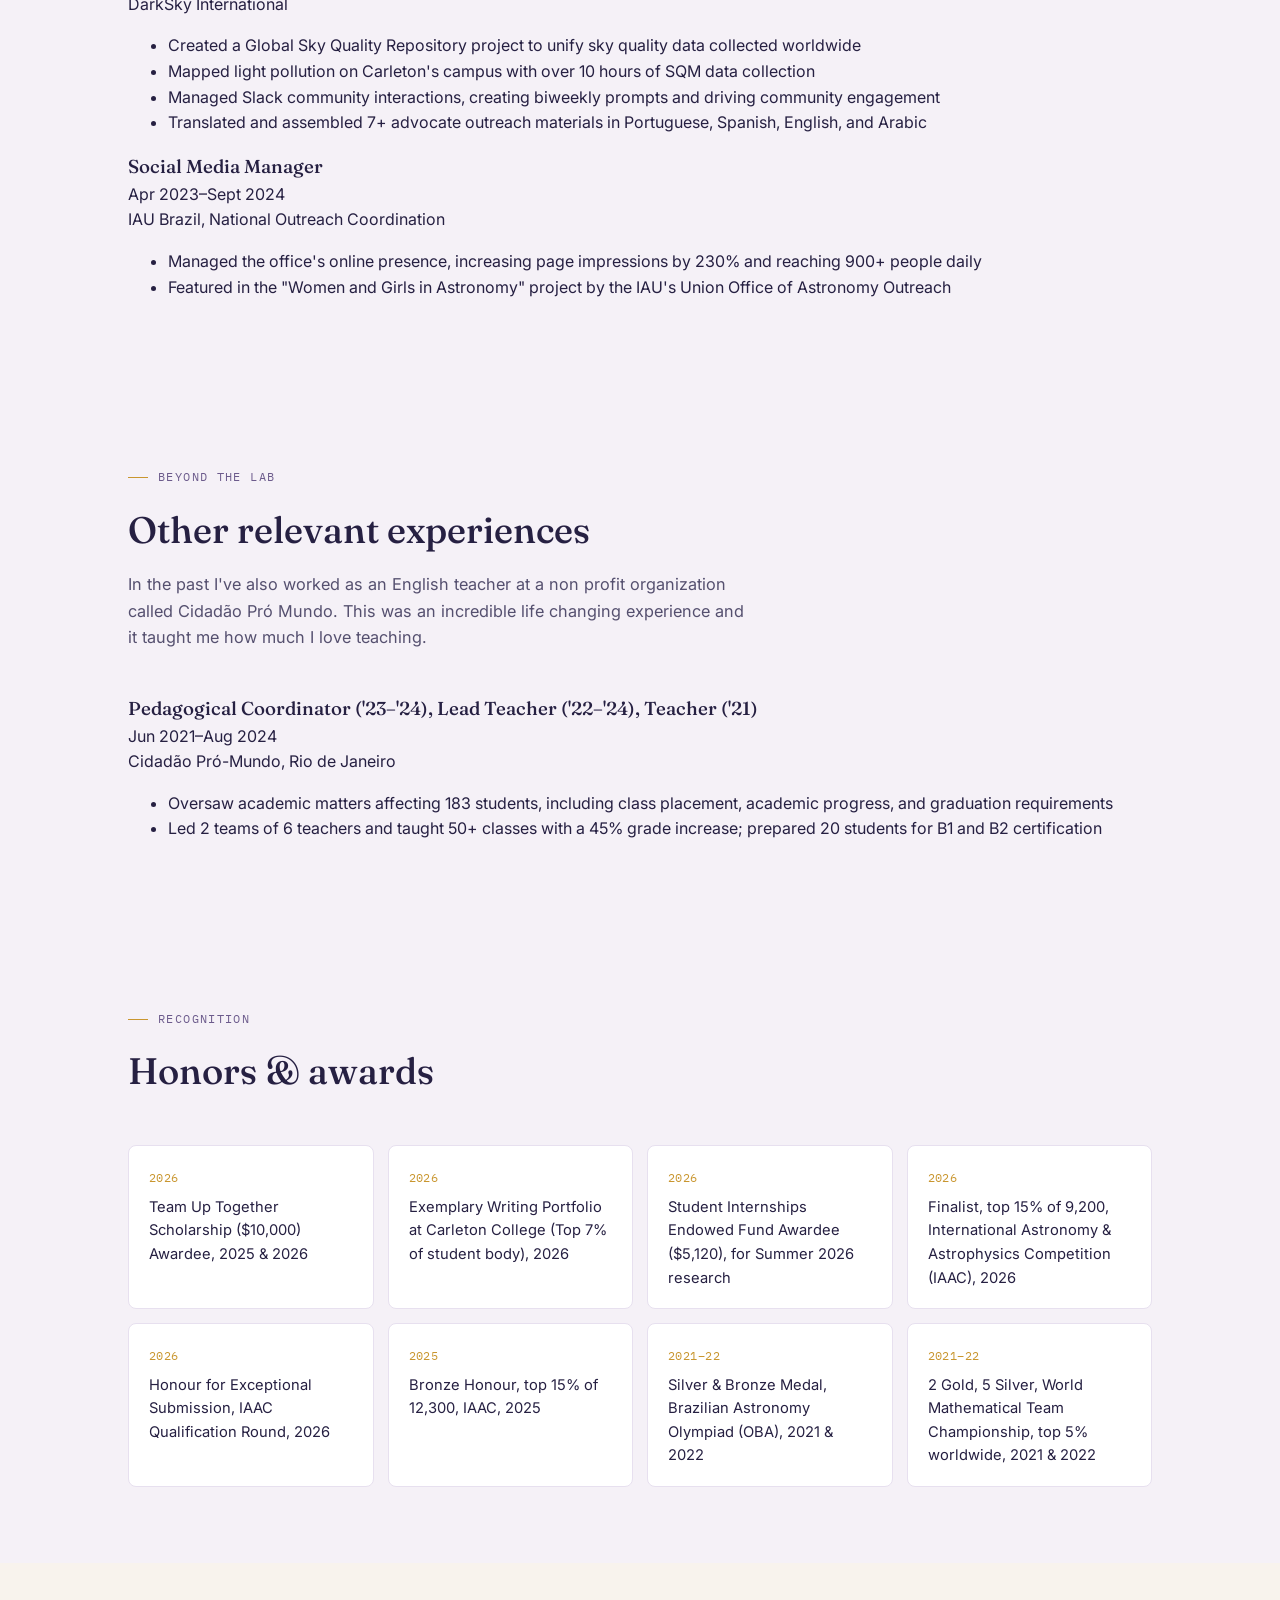
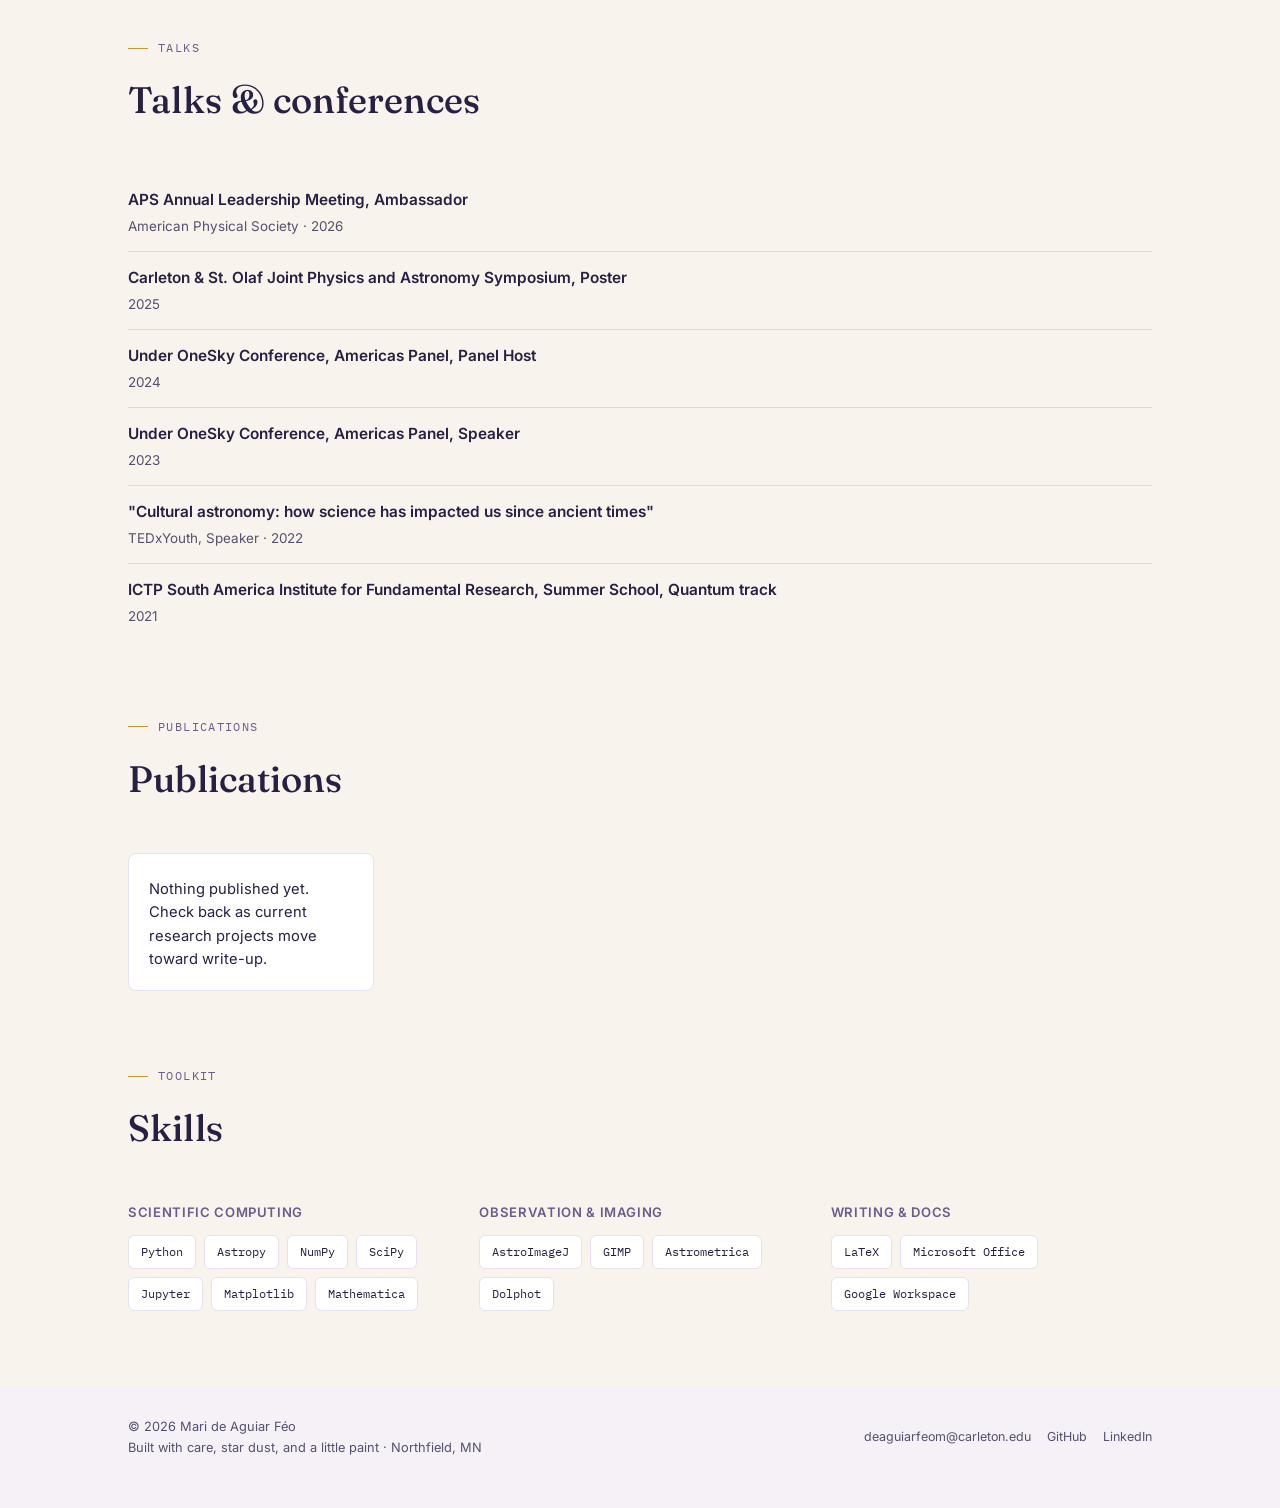
<file: astrophysics-cv.html>
<!DOCTYPE html>
<html lang="en">
<head>
<meta charset="UTF-8">
<meta name="viewport" content="width=device-width, initial-scale=1.0">
<title>CV, Astrophysics, Mari de Aguiar Féo</title>
<meta name="description" content="Full astrophysics CV: research, honors, publications, outreach, and skills. Mariana (Mari) de Aguiar Féo, Carleton College.">

<link rel="preconnect" href="https://fonts.googleapis.com">
<link rel="preconnect" href="https://fonts.gstatic.com" crossorigin>
<link href="https://fonts.googleapis.com/css2?family=Fraunces:ital,opsz,wght@0,9..144,300;0,9..144,500;0,9..144,600;1,9..144,400;1,9..144,500&family=Inter:wght@400;500;600&family=IBM+Plex+Mono:wght@400;500&display=swap" rel="stylesheet">
<link rel="stylesheet" href="styles.css">
</head>
<body>

<header class="site-nav">
  <div class="nav-inner">
    <a href="index.html" class="nav-mark">Mari de Aguiar Féo</a>
    <ul class="nav-links">
      <li><a href="index.html">About</a></li>
      <li><a href="astrophysics.html" class="active">Astrophysics</a></li>
      <li><a href="art.html">Art</a></li>
      <li><a href="index.html#contact">Contact</a></li>
    </ul>
  </div>
</header>

<section class="page-header">
  <div class="wrap">
    <div class="eyebrow reveal">Astrophysics</div>
    <div class="cv-top-bar reveal">
      <h1>CV</h1>
      <a href="MariFeoUpdatedCV.pdf" class="btn btn-primary" download="MariFeoUpdatedCV.pdf">Download CV (PDF)</a>  </div>
    <div class="subtab-nav reveal">
      <a href="astrophysics.html">Overview</a>
      <a href="astrophysics-cv.html" class="active">CV</a>
    </div>
  </div>
</section>

<!-- ===== PROFILE ===== -->
<section style="padding-top:8px;">
  <div class="wrap">
    <div class="section-head reveal">
      <div class="eyebrow">Profile</div>
      <h2>Background</h2>
    </div>
    <dl class="fact-list reveal">
      <div class="fact"><dt>Studying</dt><dd>Bachelor of Arts, Physics &amp; Studio Art, Carleton College, Northfield, MN (Class of 2028)</dd></div>
      <div class="fact"><dt>Scholarships</dt><dd>Kellogg Scholar: a fully-funded, selective need &amp; merit-based scholarship for international students · TeamUp Together Scholarship recipient (2025)</dd></div>
      <div class="fact"><dt>Coursework</dt><dd>Astrophysics I · Observational Astronomy · Electricity &amp; Magnetism · Analytical &amp; Computational Mechanics · Atomic &amp; Nuclear Physics · ODEs · Linear Algebra · Thermodynamics &amp; Statistical Mechanics (in progress)</dd></div>
      <div class="fact"><dt>Languages</dt><dd>English &amp; Portuguese (fluent) · Spanish (upper-intermediate) · Italian (intermediate) · Arabic (elementary)</dd></div>
      <div class="fact"><dt>Based in</dt><dd>Northfield, Minnesota</dd></div>
    </dl>
  </div>
</section>


<!-- ===== RESEARCH & PROFESSIONAL ===== -->
<section class="alt">
  <div class="wrap">
    <div class="section-head reveal">
      <div class="eyebrow">Research &amp; Professional experience</div>
      <h2>Current &amp; recent work</h2>
      <p class="lede">Observational astrophysics, stellar populations, and science education.</p>
    </div>

    <div class="cv-entries reveal">
      <div class="cv-entry">
        <div class="cv-entry-head"><h3>Astrophysics Research Assistant</h3><span class="date">Jun 2026–present</span></div>
        <p class="cv-org">CIERA · Northwestern University · With Dr. Kilpatrick · Evanston, IL</p>
        <ul>
          <li>Retrieve and calibrate data from MAST; perform photometry and HST image quality checks</li>
          <li>Contribute systematic measurements across samples of Type II supernovae and their host environments, summarized against the existing literature</li>
        </ul>
      </div>

      <div class="cv-entry">
        <div class="cv-entry-head"><h3>Student Research Assistant</h3><span class="date">Jan 2025–present</span></div>
        <p class="cv-org">Chemodynamics of the Milky Way · With Dr. Andreia Carillo · Carleton College</p>
        <ul>
          <li>Use low-resolution spectra to analyze kinematics and chemical dynamics of red clump stars in the Milky Way's halo-disk region, toward stellar population classification</li>
          <li>Re-run data reduction with CURE for VIRUS-W and resolve existing dataset issues</li>
        </ul>
      </div>

      <div class="cv-entry">
        <div class="cv-entry-head"><h3>Student Research Assistant</h3><span class="date">Sept 2025–present</span></div>
        <p class="cv-org">Physics Education Research · With Dr. Marty Baylor · Carleton College</p>
        <ul>
          <li>Helping plan a summer science program for the Puerta Abierta project in Santiago de Atitlán, Guatemala, designing a two-day astronomy component for ages 7–10</li>
          <li>Surveying available Spanish-language children's teaching materials in physics and astronomy</li>
        </ul>
      </div>

      <div class="cv-entry">
        <div class="cv-entry-head"><h3>Laboratory &amp; Astronomy Assistant</h3><span class="date">Apr 2025–present</span></div>
        <p class="cv-org">Physics &amp; Astronomy Dept. · Carleton College</p>
        <ul>
          <li>Astronomy Assistant for ASTR113: Observational Astronomy. Assembled 16.2" and 8" telescopes and guided 22 students through observation and image rendering in AstroImageJ and GIMP; troubleshot equatorial alignment on a new telescope set</li>
          <li>Laboratory Assistant, Mechanics &amp; Relativity: guided and evaluated 18 students</li>
        </ul>
      </div>

      <div class="cv-entry">
        <div class="cv-entry-head"><h3>Problem Solving Facilitator</h3><span class="date">Jan 2025–present</span></div>
        <p class="cv-org">Physics &amp; Astronomy Dept. · Carleton College</p>
        <ul>
          <li>Assist students across departmental classes with problem sets and conceptual understanding</li>
        </ul>
      </div>
    </div>
  </div>
</section>

<!-- ===== LEADERSHIP & OUTREACH ===== -->
<section id="outreach">
  <div class="wrap">
    <div class="section-head reveal">
      <div class="eyebrow">Outreach &amp; Service</div>
      <h2>Leadership &amp; outreach roles</h2>
      <p class="lede">Most of my time outside research goes into making physics and astronomy more accessible through talks, mentorship, and community organizing.</p>
    </div>

    <div class="cv-entries reveal">
      <div class="cv-entry">
        <div class="cv-entry-head"><h3>VP-elect ('26–'27), Secretary ('25–'26)</h3><span class="date">Jun 2025–present</span></div>
        <p class="cv-org">Society for Physics Students, Carleton</p>
        <ul>
          <li>Implemented a peer-mentorship program in the Physics and Astronomy department, reaching a first-year cohort of 20 mentors and 39 mentees</li>
          <li>Recorded notes, organized events, and handled other procedural tasks for the chapter</li>
        </ul>
      </div>

      <div class="cv-entry">
        <div class="cv-entry-head"><h3>APS Advocacy Champion</h3><span class="date">Jun 2026–present</span></div>
        <p class="cv-org">American Physical Society</p>
        <ul>
          <li>Work with policymakers toward better science funding and structure, meeting personally to discuss issues</li>
          <li>Participate in policy briefings from the APS Office of Government Affairs</li>
        </ul>
      </div>

      <div class="cv-entry">
        <div class="cv-entry-head"><h3>APS Student Ambassador</h3><span class="date">Apr 2025–Jun 2026</span></div>
        <p class="cv-org">American Physical Society</p>
        <ul>
          <li>Selected and funded to attend the APS Annual Leadership Meeting, participating in training and leadership development</li>
          <li>Ideated and organized 4 events (~60 attendees) to promote APS at Carleton, serving as a resource to student members</li>
        </ul>
      </div>

      <div class="cv-entry">
        <div class="cv-entry-head"><h3>Student Leader ('26–present), Student Member ('25)</h3><span class="date">Feb 2025–present</span></div>
        <p class="cv-org">APS-IDEA Team, Carleton</p>
        <ul>
          <li>Organized events, team meetings, and procedures, maintaining organization and communication among members</li>
          <li>Ideated and organized 3 events to discuss climate and inclusion in the department (19, 22, and 28 attendees respectively)</li>
        </ul>
      </div>

      <div class="cv-entry">
        <div class="cv-entry-head"><h3>Co-leader</h3><span class="date">May 2025–present</span></div>
        <p class="cv-org">COSMOS Astronomy Club, Carleton</p>
        <ul>
          <li>Host regular observation and imaging meetings at Goodsell Observatory using the 16.2" John Brashear refractor, 8" Meade Schmidt-Cassegrain LX200s, and Celestron telescopes</li>
        </ul>
      </div>

      <div class="cv-entry">
        <div class="cv-entry-head"><h3>Summer Intern</h3><span class="date">Jun–Aug 2025</span></div>
        <p class="cv-org">DarkSky International</p>
        <ul>
          <li>Created a Global Sky Quality Repository project to unify sky quality data collected worldwide</li>
          <li>Mapped light pollution on Carleton's campus with over 10 hours of SQM data collection</li>
          <li>Managed Slack community interactions, creating biweekly prompts and driving community engagement</li>
          <li>Translated and assembled 7+ advocate outreach materials in Portuguese, Spanish, English, and Arabic</li>
        </ul>
      </div>

      <div class="cv-entry">
        <div class="cv-entry-head"><h3>Social Media Manager</h3><span class="date">Apr 2023–Sept 2024</span></div>
        <p class="cv-org">IAU Brazil, National Outreach Coordination</p>
        <ul>
          <li>Managed the office's online presence, increasing page impressions by 230% and reaching 900+ people daily</li>
          <li>Featured in the "Women and Girls in Astronomy" project by the IAU's Union Office of Astronomy Outreach</li>
        </ul>
      </div>
    </div>
  </div>
</section>

<!-- ===== OTHER RELEVANT EXPERIENCES ===== -->
<section id="interests">
  <div class="wrap">
    <div class="section-head reveal">
      <div class="eyebrow">Beyond the lab</div>
      <h2>Other relevant experiences</h2>
      <p class="lede">In the past I've also worked as an English teacher at a non profit organization called Cidadão Pró Mundo. This was an incredible life changing experience and it taught me how much I love teaching.</p>
    </div>
    <div class="cv-entries reveal">
      <div class="cv-entry">
        <div class="cv-entry-head"><h3>Pedagogical Coordinator ('23–'24), Lead Teacher ('22–'24), Teacher ('21)</h3><span class="date">Jun 2021–Aug 2024</span></div>
        <p class="cv-org">Cidadão Pró-Mundo, Rio de Janeiro</p>
        <ul>
          <li>Oversaw academic matters affecting 183 students, including class placement, academic progress, and graduation requirements</li>
          <li>Led 2 teams of 6 teachers and taught 50+ classes with a 45% grade increase; prepared 20 students for B1 and B2 certification</li>
        </ul>
      </div>
    </div>
  </div>
</section>
  
<!-- ===== HONORS ===== -->
<section>
  <div class="wrap">
    <div class="section-head reveal">
      <div class="eyebrow">Recognition</div>
      <h2>Honors &amp; awards</h2>
    </div>
    <div class="honors-grid reveal">
      <div class="honor-card"><span class="yr">2026</span><p>Team Up Together Scholarship ($10,000) Awardee, 2025 &amp; 2026</p></div>
      <div class="honor-card"><span class="yr">2026</span><p>Exemplary Writing Portfolio at Carleton College (Top 7% of student body), 2026</p></div>
      <div class="honor-card"><span class="yr">2026</span><p>Student Internships Endowed Fund Awardee ($5,120), for Summer 2026 research</p></div>
      <div class="honor-card"><span class="yr">2026</span><p>Finalist, top 15% of 9,200, International Astronomy &amp; Astrophysics Competition (IAAC), 2026 </p></div>
      <div class="honor-card"><span class="yr">2026</span><p>Honour for Exceptional Submission, IAAC Qualification Round, 2026</p></div>
      <div class="honor-card"><span class="yr">2025</span><p>Bronze Honour, top 15% of 12,300, IAAC, 2025 </p></div>
      <div class="honor-card"><span class="yr">2021–22</span><p>Silver &amp; Bronze Medal, Brazilian Astronomy Olympiad (OBA), 2021 &amp; 2022</p></div>
      <div class="honor-card"><span class="yr">2021–22</span><p>2 Gold, 5 Silver, World Mathematical Team Championship, top 5% worldwide, 2021 &amp; 2022 </p></div>
    </div>
  </div>
</section>

  <!-- ===== TALKS & CONFERENCES ===== -->
<section class="alt">
  <div class="wrap">
    <div class="section-head reveal">
      <div class="eyebrow">Talks</div>
      <h2>Talks &amp; conferences</h2>
    </div>
    <div class="reveal">
      <div class="timeline-item">
        <div class="ti-title">APS Annual Leadership Meeting, Ambassador</div>
        <div class="ti-meta">American Physical Society · 2026</div>
      </div>
      <div class="timeline-item">
        <div class="ti-title">Carleton &amp; St. Olaf Joint Physics and Astronomy Symposium, Poster</div>
        <div class="ti-meta">2025</div>
      </div>
      <div class="timeline-item">
        <div class="ti-title">Under OneSky Conference, Americas Panel, Panel Host</div>
        <div class="ti-meta">2024</div>
      </div>
      <div class="timeline-item">
        <div class="ti-title">Under OneSky Conference, Americas Panel, Speaker</div>
        <div class="ti-meta">2023</div>
      </div>
      <div class="timeline-item">
        <div class="ti-title">"Cultural astronomy: how science has impacted us since ancient times"</div>
        <div class="ti-meta">TEDxYouth, Speaker · 2022</div>
      </div>
      <div class="timeline-item">
        <div class="ti-title">ICTP South America Institute for Fundamental Research, Summer School, Quantum track</div>
        <div class="ti-meta">2021</div>
      </div>
    </div>
  </div>
</section>
  
<!-- ===== PUBLICATIONS ===== -->
<section class="alt">
  <div class="wrap">
    <div class="section-head reveal">
      <div class="eyebrow">Publications</div>
      <h2>Publications</h2>
    </div>
    <div class="honors-grid reveal">
      <div class="honor-card"><p>Nothing published yet. Check back as current research projects move toward write-up.</p></div>
    </div>
  </div>
</section>

<!-- ===== SKILLS ===== -->
<section class="alt" id="skills">
  <div class="wrap">
    <div class="section-head reveal">
      <div class="eyebrow">Toolkit</div>
      <h2>Skills</h2>
    </div>
    <div class="skills-grid reveal">
      <div class="skill-block">
        <h4>Scientific computing</h4>
        <div class="chip-row">
          <span class="chip">Python</span><span class="chip">Astropy</span><span class="chip">NumPy</span>
          <span class="chip">SciPy</span><span class="chip">Jupyter</span><span class="chip">Matplotlib</span>
          <span class="chip">Mathematica</span>
        </div>
      </div>
      <div class="skill-block">
        <h4>Observation &amp; imaging</h4>
        <div class="chip-row">
          <span class="chip">AstroImageJ</span><span class="chip">GIMP</span>
          <span class="chip">Astrometrica</span><span class="chip">Dolphot</span>
        </div>
      </div>
      <div class="skill-block">
        <h4>Writing &amp; docs</h4>
        <div class="chip-row">
          <span class="chip">LaTeX</span><span class="chip">Microsoft Office</span><span class="chip">Google Workspace</span>
        </div>
      </div>
    </div>
  </div>
</section>

<footer>
  <div class="wrap">
    <div>
      <p>© <span id="yr"></span> Mari de Aguiar Féo</p>
      <p>Built with care, star dust, and a little paint · Northfield, MN</p>
    </div>
    <div class="footer-contact">
      <a href="mailto:deaguiarfeom@carleton.edu">deaguiarfeom@carleton.edu</a>
      <a href="https://github.com/marideaguiarfeo" target="_blank" rel="noopener">GitHub</a>
      <a href="https://www.linkedin.com/in/mariana-de-aguiar-f%C3%A9o-525bab240/" target="_blank" rel="noopener">LinkedIn</a>
    </div>
  </div>
</footer>

<script src="script.js"></script>
</body>
</html>
</file>
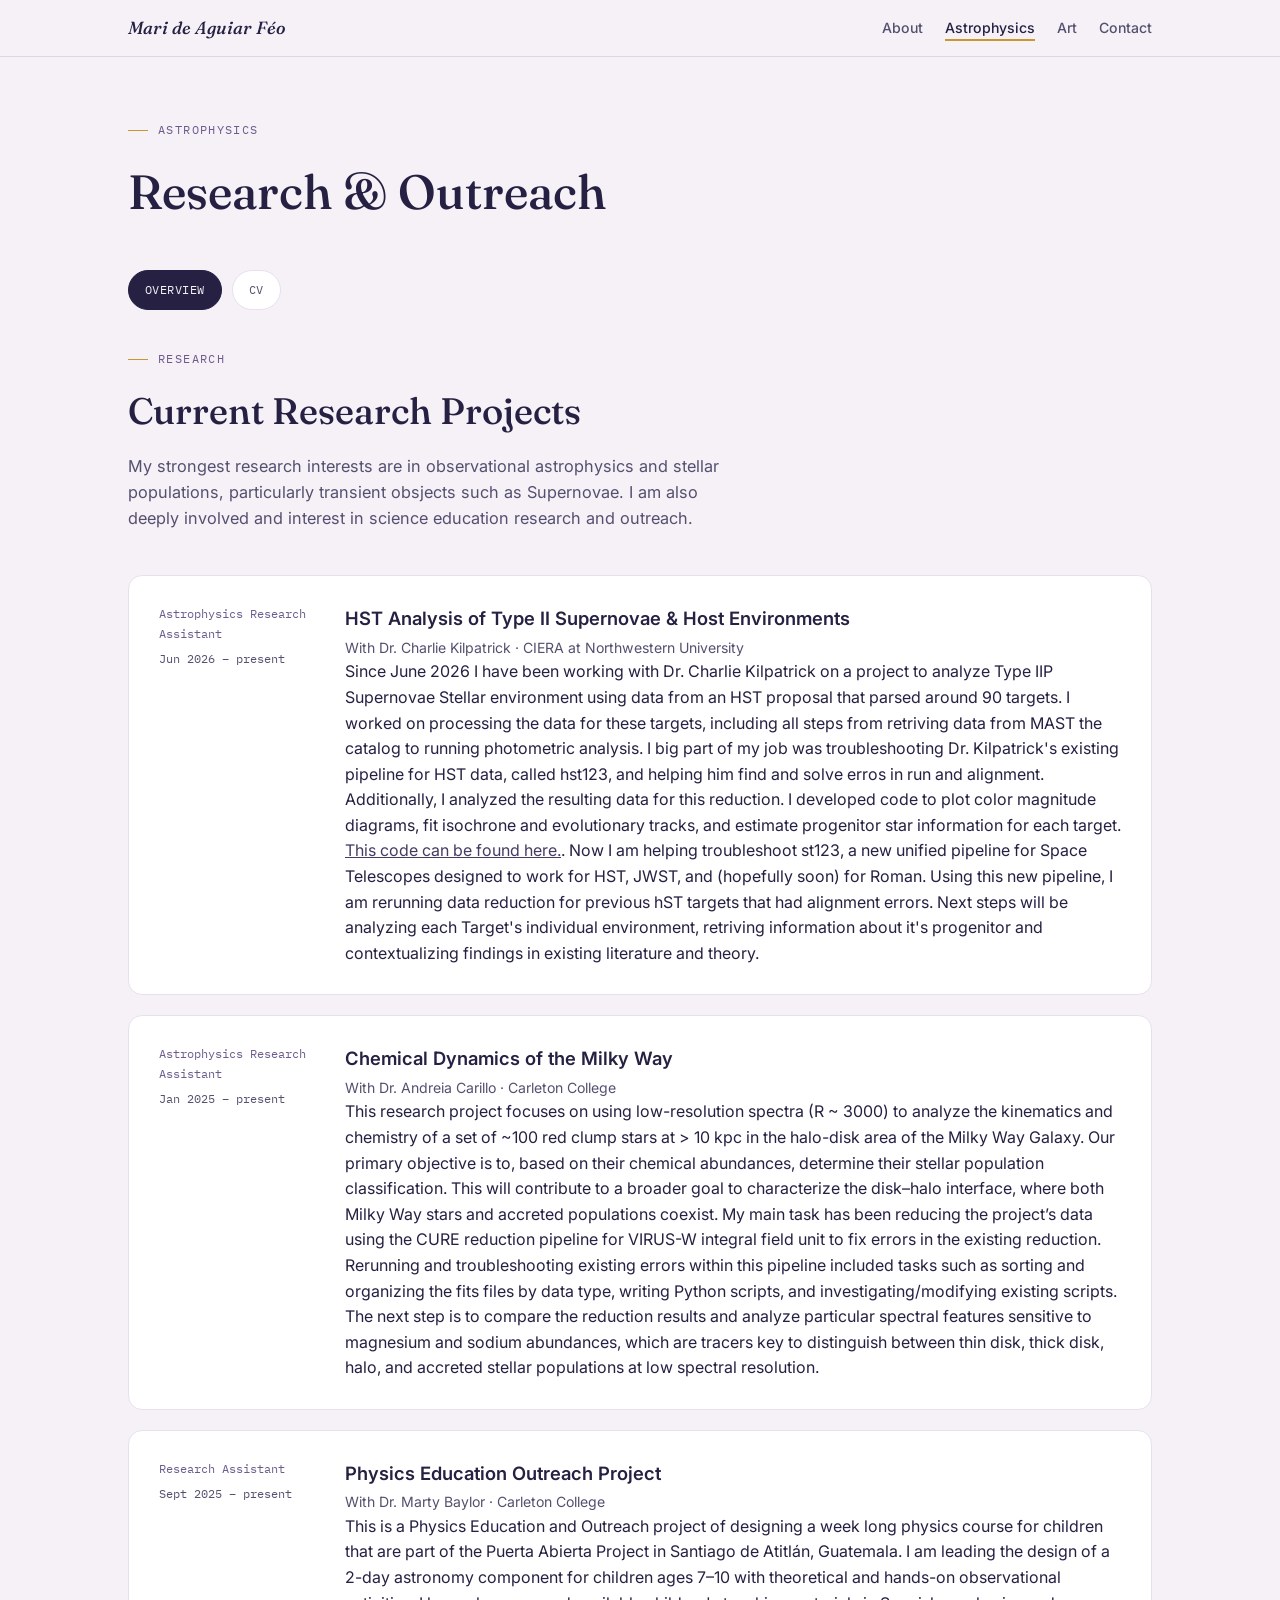
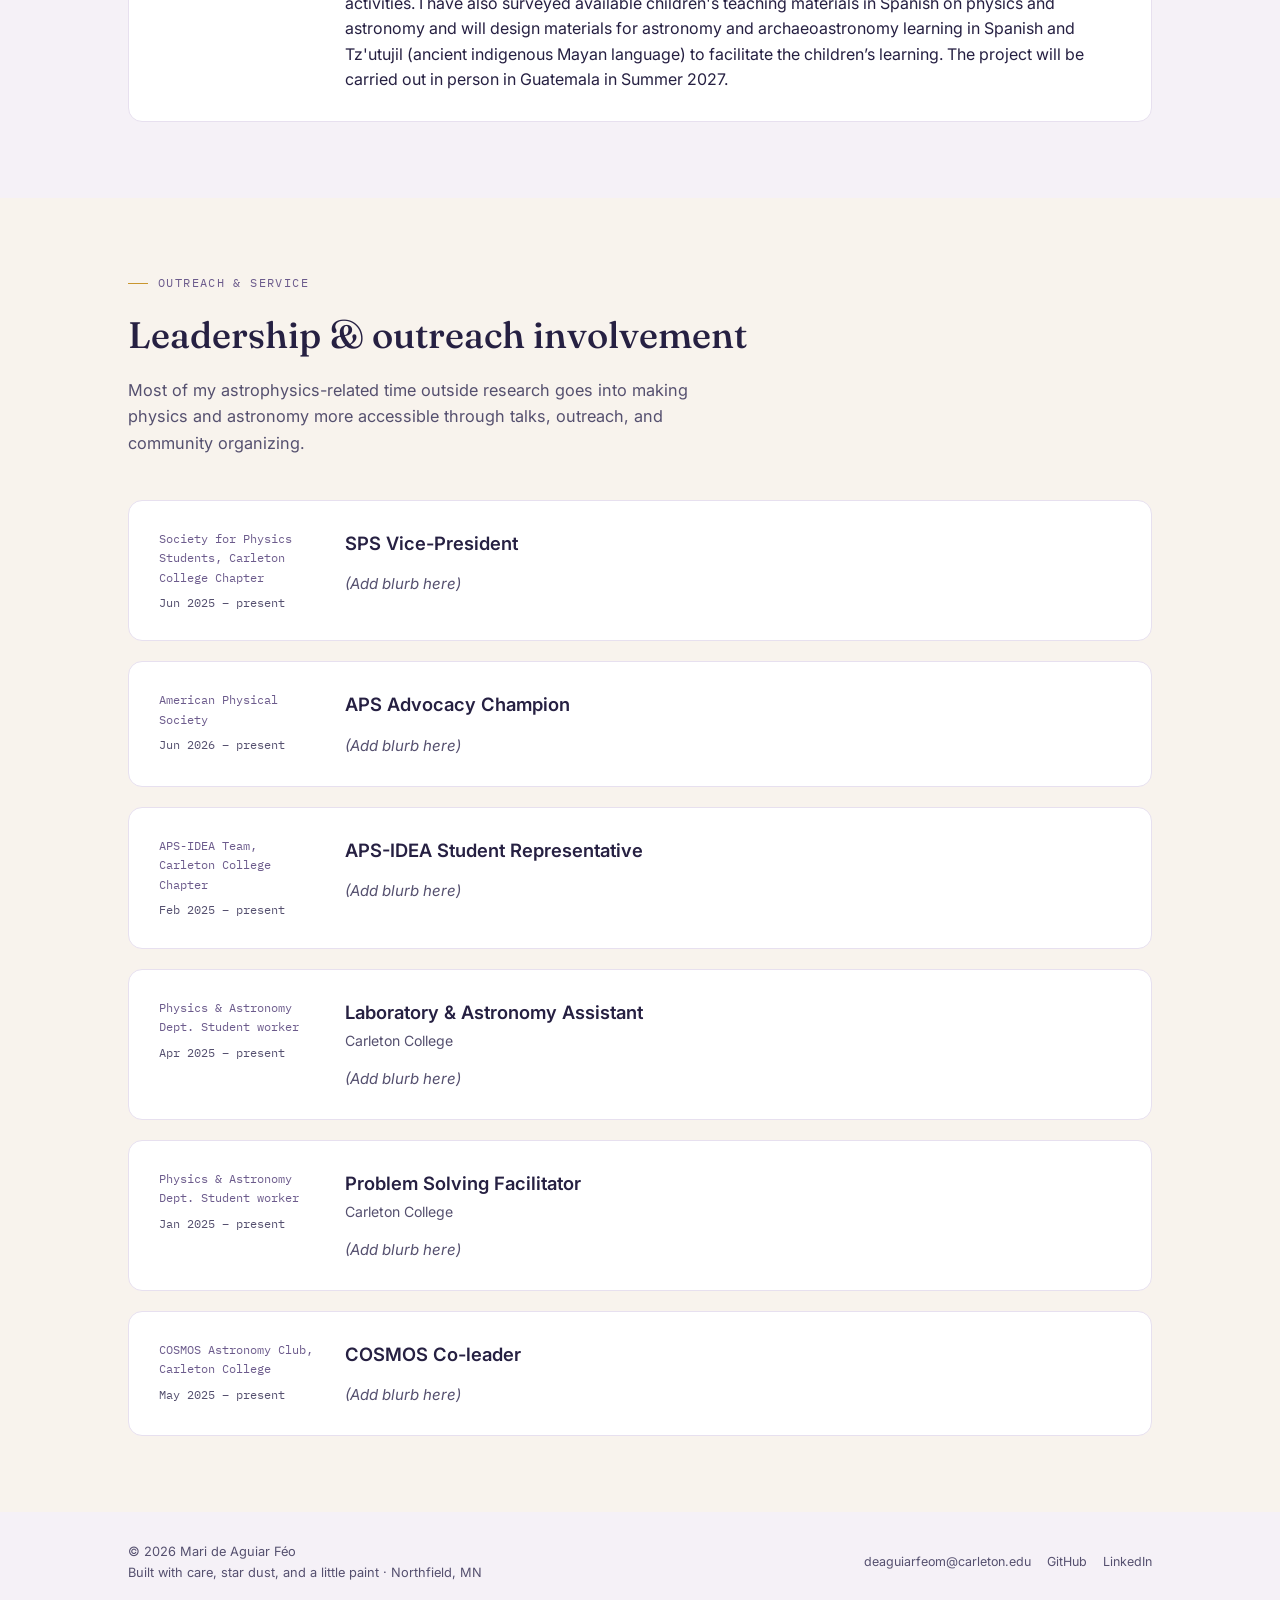
<file: astrophysics.html>
<!DOCTYPE html>
<html lang="en">
<head>
<meta charset="UTF-8">
<meta name="viewport" content="width=device-width, initial-scale=1.0">
<title>Astrophysics, Mari de Aguiar Féo</title>
<meta name="description" content="Astrophysics research and leadership involvement, Mariana (Mari) de Aguiar Féo, Carleton College.">

<link rel="preconnect" href="https://fonts.googleapis.com">
<link rel="preconnect" href="https://fonts.gstatic.com" crossorigin>
<link href="https://fonts.googleapis.com/css2?family=Fraunces:ital,opsz,wght@0,9..144,300;0,9..144,500;0,9..144,600;1,9..144,400;1,9..144,500&family=Inter:wght@400;500;600&family=IBM+Plex+Mono:wght@400;500&display=swap" rel="stylesheet">
<link rel="stylesheet" href="styles.css">
</head>
<body>

<header class="site-nav">
  <div class="nav-inner">
    <a href="index.html" class="nav-mark">Mari de Aguiar Féo</a>
    <ul class="nav-links">
      <li><a href="index.html">About</a></li>
      <li><a href="astrophysics.html" class="active">Astrophysics</a></li>
      <li><a href="art.html">Art</a></li>
      <li><a href="index.html#contact">Contact</a></li>
    </ul>
  </div>
</header>

<section class="page-header">
  <div class="wrap">
    <div class="eyebrow reveal">Astrophysics</div>
    <h1 class="reveal">Research &amp; Outreach</h1>
  </div>
</section>

<section style="padding-top:32px;">
  <div class="wrap">
    <div class="subtab-nav reveal">
      <a href="astrophysics.html" class="active">Overview</a>
      <a href="astrophysics-cv.html">CV</a>
    </div>

    <!-- ===== CURRENT RESEARCH PROJECTS ===== -->
    <div class="section-head reveal">
      <div class="eyebrow">Research</div>
      <h2>Current Research Projects</h2>
      <p class="lede">My strongest research interests are in observational astrophysics and stellar populations, particularly transient obsjects such as Supernovae. I am also deeply involved and interest in science education research and outreach.</p>
    </div>

    <div class="field-notes reveal">
      <div class="field-note title-lg">
        <div class="fn-meta">Astrophysics Research Assistant<span class="date">Jun 2026 – present</span></div>
        <div>
          <h3>HST Analysis of Type II Supernovae & Host Environments</h3>
          <p class="fn-place">With Dr. Charlie Kilpatrick · CIERA at Northwestern University</p>
          <p class="description">Since June 2026 I have been working with Dr. Charlie Kilpatrick on a project to analyze Type IIP Supernovae Stellar environment using data from an HST proposal that parsed around 90 targets. I worked on processing the data for these targets, including all steps from retriving data from MAST the catalog to running photometric analysis. I big part of my job was troubleshooting Dr. Kilpatrick's existing pipeline for HST data, called hst123, and helping him find and solve erros in run and alignment. Additionally, I analyzed the resulting data for this reduction. I developed code to plot color magnitude diagrams, fit isochrone and evolutionary tracks, and estimate progenitor star information for each target. <a href="https://github.com/marideaguiarfeo/CMD-Isochrone-fitting">This code can be found here.</a>. Now I am helping troubleshoot st123, a new unified pipeline for Space Telescopes designed to work for HST, JWST, and (hopefully soon) for Roman. Using this new pipeline, I am rerunning data reduction for previous hST targets that had alignment errors. Next steps will be analyzing each Target's individual environment, retriving information about it's progenitor and contextualizing findings in existing literature and theory. </p>
        </div>
      </div>

      <div class="field-note title-lg">
        <div class="fn-meta">Astrophysics Research Assistant<span class="date">Jan 2025 – present</span></div>
        <div>
          <h3>Chemical Dynamics of the Milky Way</h3>
          <p class="fn-place">With Dr. Andreia Carillo · Carleton College</p>
          <p class="description">This research project focuses on using low-resolution spectra (R ~ 3000) to analyze the kinematics and chemistry of a set of ~100 red clump stars at > 10 kpc in the halo-disk area of the Milky Way Galaxy. Our primary objective is to, based on their chemical abundances, determine their stellar population classification. This will contribute to a broader goal to characterize the disk–halo interface, where both Milky Way stars and accreted populations coexist. My main task has been reducing the project’s data using the CURE reduction pipeline for VIRUS-W integral field unit to fix errors in the existing reduction. Rerunning and troubleshooting existing errors within this pipeline included tasks such as sorting and organizing the fits files by data type, writing Python scripts, and investigating/modifying existing scripts. The next step is to compare the reduction results and analyze particular spectral features sensitive to magnesium and sodium abundances, which are tracers key to distinguish between thin disk, thick disk, halo, and accreted stellar populations at low spectral resolution.</p>
        </div>
      </div>

      <div class="field-note title-lg">
        <div class="fn-meta">Research Assistant<span class="date">Sept 2025 – present</span></div>
        <div>
          <h3>Physics Education Outreach Project</h3>
          <p class="fn-place">With Dr. Marty Baylor · Carleton College</p>
          <p class="description"> This is a Physics Education and Outreach project of designing a week long physics course for children that are part of the Puerta Abierta Project in Santiago de Atitlán, Guatemala. I am leading the design of a 2-day astronomy component for children ages 7–10 with theoretical and hands-on observational activities. I have also surveyed available children's teaching materials in Spanish on physics and astronomy and will design materials for astronomy and archaeoastronomy learning in Spanish and Tz'utujil (ancient indigenous Mayan language) to facilitate the children’s learning. The project will be carried out in person in Guatemala in Summer 2027. </p>
        </div>
      </div>
    </div>
  </div>
</section>

<!-- ===== LEADERSHIP / EXTRACURRICULAR INVOLVEMENT ===== -->
<section class="alt">
  <div class="wrap">
    <div class="section-head reveal">
      <div class="eyebrow">Outreach &amp; Service</div>
      <h2>Leadership &amp; outreach involvement</h2>
      <p class="lede">Most of my astrophysics-related time outside research goes into making physics and astronomy more accessible through talks, outreach, and community organizing.</p>
    </div>

    <div class="field-notes reveal">
      <div class="field-note title-lg">
        <div class="fn-meta">Society for Physics Students, Carleton College Chapter<span class="date">Jun 2025 – present</span></div>
        <div>
          <h3>SPS Vice-President</h3>
          <p class="blurb-placeholder">(Add blurb here)</p>
        </div>
      </div>

      <div class="field-note title-lg">
        <div class="fn-meta">American Physical Society<span class="date">Jun 2026 – present</span></div>
        <div>
          <h3>APS Advocacy Champion</h3>
          <p class="blurb-placeholder">(Add blurb here)</p>
        </div>
      </div>

      <div class="field-note title-lg">
        <div class="fn-meta">APS-IDEA Team, Carleton College Chapter<span class="date">Feb 2025 – present</span></div>
        <div>
          <h3>APS-IDEA Student Representative</h3>
          <p class="blurb-placeholder">(Add blurb here)</p>
        </div>
      </div>

      <div class="field-note title-lg">
        <div class="fn-meta">Physics &amp; Astronomy Dept. Student worker<span class="date">Apr 2025 – present</span></div>
        <div>
          <h3> Laboratory &amp; Astronomy Assistant</h3>
          <p class="fn-place">Carleton College</p>
          <p class="blurb-placeholder">(Add blurb here)</p>
        </div>
      </div>

      <div class="field-note title-lg">
        <div class="fn-meta">Physics &amp; Astronomy Dept. Student worker<span class="date">Jan 2025 – present</span></div>
        <div>
          <h3>Problem Solving Facilitator</h3>
          <p class="fn-place">Carleton College</p>
          <p class="blurb-placeholder">(Add blurb here)</p>
        </div>
      </div>
      
      <div class="field-note title-lg">
        <div class="fn-meta">COSMOS Astronomy Club, Carleton College<span class="date">May 2025 – present</span></div>
        <div>
          <h3>COSMOS Co-leader</h3>
          <p class="blurb-placeholder">(Add blurb here)</p>
        </div>
      </div>

    </div>
  </div>
</section>

<footer>
  <div class="wrap">
    <div>
      <p>© <span id="yr"></span> Mari de Aguiar Féo</p>
      <p>Built with care, star dust, and a little paint · Northfield, MN</p>
    </div>
    <div class="footer-contact">
      <a href="mailto:deaguiarfeom@carleton.edu">deaguiarfeom@carleton.edu</a>
      <a href="https://github.com/marideaguiarfeo" target="_blank" rel="noopener">GitHub</a>
      <a href="https://www.linkedin.com/in/mariana-de-aguiar-f%C3%A9o-525bab240/" target="_blank" rel="noopener">LinkedIn</a>
    </div>
  </div>
</footer>

<script src="script.js"></script>
</body>
</html>
</file>
<file: styles.css>
/*             
   DESIGN TOKENS. Site theme
                */
:root {
  /* --- Color palette: soft twilight, paper, and gouache gold --- */
  --paper:        #F5F1F7;   /* soft lilac-white page background */
  --paper-warm:   #F8F3ED;   /* warmer paper for alternating bands */
  --ink:          #262042;   /* deep indigo-plum, primary text */
  --ink-soft:     #55506F;   /* muted plum-gray, secondary text */
  --violet:       #6C5B8C;   /* dusty twilight violet, primary accent */
  --violet-deep:  #453B63;   /* deeper violet, hover states */
  --gold:         #C9962F;   /* gouache gold, art / warm accent */
  --sky:          #7C9BC4;   /* soft observatory blue, secondary accent */
  --line:         #DED6E8;   /* hairline dividers */
  --card:         #FFFFFF;   /* card surfaces */
  --card-border:  #E7E0EF;

  /* --- Typography --- */
  --font-display: 'Fraunces', Georgia, serif;
  --font-body:    'Inter', -apple-system, BlinkMacSystemFont, sans-serif;
  --font-mono:    'IBM Plex Mono', 'Courier New', monospace;

  /* --- Layout --- */
  --max-w: 1080px;
  --radius: 14px;
  --radius-sm: 8px;
}

@media (prefers-color-scheme: no-preference) {}

* { box-sizing: border-box; }
html { scroll-behavior: smooth; }
@media (prefers-reduced-motion: reduce) {
  html { scroll-behavior: auto; }
  *, *::before, *::after { animation-duration: 0.001ms !important; transition-duration: 0.001ms !important; }
}

body {
  margin: 0;
  background: var(--paper);
  color: var(--ink);
  font-family: var(--font-body);
  line-height: 1.6;
  -webkit-font-smoothing: antialiased;
}

h1, h2, h3, h4 { font-family: var(--font-display); margin: 0; color: var(--ink); font-weight: 500; }
p { margin: 0; }
a { color: var(--violet-deep); }
a:focus-visible, button:focus-visible { outline: 2px solid var(--gold); outline-offset: 3px; border-radius: 4px; }

.wrap { max-width: var(--max-w); margin: 0 auto; padding: 0 28px; }

.eyebrow {
  font-family: var(--font-mono);
  font-size: 0.72rem;
  letter-spacing: 0.12em;
  text-transform: uppercase;
  color: var(--violet);
  display: flex;
  align-items: center;
  gap: 10px;
  margin-bottom: 14px;
}
.eyebrow::before {
  content: "";
  width: 20px; height: 1px;
  background: var(--gold);
  display: inline-block;
}

/*             
   NAV
                */
header.site-nav {
  position: sticky; top: 0; z-index: 50;
  background: rgba(245, 241, 247, 0.86);
  backdrop-filter: blur(10px);
  border-bottom: 1px solid var(--line);
}
.nav-inner {
  max-width: var(--max-w); margin: 0 auto; padding: 14px 28px;
  display: flex; align-items: center; justify-content: space-between;
  gap: 16px; flex-wrap: wrap;
}
.nav-mark {
  font-family: var(--font-display); font-style: italic; font-weight: 500;
  font-size: 1.1rem; color: var(--ink); text-decoration: none;
  letter-spacing: 0.01em;
}
.nav-links { display: flex; gap: 22px; flex-wrap: wrap; list-style: none; margin: 0; padding: 0; }
.nav-links a {
  text-decoration: none; color: var(--ink-soft); font-size: 0.88rem;
  font-weight: 500; padding-bottom: 3px; border-bottom: 2px solid transparent;
  transition: color 0.2s ease, border-color 0.2s ease;
}
.nav-links a:hover, .nav-links a.active { color: var(--ink); border-color: var(--gold); }

/*             
   HERO
                */
.hero {
  position: relative;
  padding: 96px 0 84px;
  overflow: hidden;
}
.hero-inner { position: relative; z-index: 2; max-width: 720px; }
.hero h1 {
  font-size: clamp(2.6rem, 6vw, 4.2rem);
  line-height: 1.05;
  font-weight: 500;
}
.hero h1 em { font-style: italic; color: var(--violet); font-weight: 400; }
.hero .role {
  margin-top: 18px;
  font-size: 1.15rem;
  color: var(--ink-soft);
  max-width: 560px;
}
.hero .tags { margin-top: 26px; display: flex; gap: 10px; flex-wrap: wrap; }
.tag {
  font-family: var(--font-mono); font-size: 0.72rem; letter-spacing: 0.04em;
  color: var(--ink-soft); background: var(--card); border: 1px solid var(--card-border);
  padding: 6px 12px; border-radius: 100px;
}
.hero-cta { margin-top: 34px; display: flex; gap: 14px; flex-wrap: wrap; }

.btn {
  display: inline-flex; align-items: center; gap: 8px;
  font-family: var(--font-body); font-weight: 600; font-size: 0.9rem;
  padding: 12px 22px; border-radius: 100px; text-decoration: none;
  border: 1px solid transparent; cursor: pointer; transition: transform 0.15s ease, background 0.2s ease;
}
.btn:hover { transform: translateY(-1px); }
.btn-primary { background: var(--ink); color: var(--paper); }
.btn-primary:hover { background: var(--violet-deep); }
.btn-ghost { background: transparent; color: var(--ink); border-color: var(--ink); }
.btn-ghost:hover { background: var(--card); }

/* Hand-drawn constellation motif, signature element */
.constellation {
  position: absolute; top: -40px; right: -60px; width: 620px; height: 620px;
  z-index: 1; opacity: 0.9; pointer-events: none;
}
@media (max-width: 780px) {
  .constellation { width: 380px; height: 380px; right: -120px; top: -20px; opacity: 0.6; }
}
.constellation .line { stroke: var(--violet); stroke-width: 1; opacity: 0.45; fill: none; stroke-dasharray: 3 4; }
.constellation .star { fill: var(--gold); }
.constellation .star.small { fill: var(--sky); }

/* Hero avatar + name row, and the three big nav pills underneath */
.hero-top { display: flex; align-items: center; gap: 32px; flex-wrap: wrap; }
.hero-avatar { width: 128px; height: 128px; font-size: 1.7rem; flex-shrink: 0; }
.hero-heading h1 { font-size: clamp(2.2rem, 5vw, 3.4rem); line-height: 1.08; }
.hero-blurb {
  margin-top: 26px; max-width: 560px;
  color: var(--ink-soft); font-style: italic;
  border-left: 2px solid var(--gold); padding-left: 14px;
}
.hero-pill-nav { margin-top: 32px; display: flex; gap: 14px; flex-wrap: wrap; }
.btn-big { padding: 16px 34px; font-size: 0.95rem; letter-spacing: 0.01em; }

/* Compact page header, used at the top of secondary pages instead of the full hero */
.page-header { padding: 64px 0 8px; }
.page-header h1 { font-size: clamp(2.1rem, 4.5vw, 3rem); }

/*             
   SECTION SCAFFOLDING
                */
section { padding: 76px 0; }
section.alt { background: var(--paper-warm); }
section.alt + section.alt { padding-top: 0; }
.section-head { max-width: 620px; margin-bottom: 44px; }
.section-head h2 { font-size: clamp(1.7rem, 3vw, 2.3rem); }
.section-head .lede { margin-top: 12px; color: var(--ink-soft); font-size: 1.02rem; }

.reveal { opacity: 0; transform: translateY(16px); transition: opacity 0.6s ease, transform 0.6s ease; }
.reveal.is-visible { opacity: 1; transform: translateY(0); }

/*             
   ABOUT
                */
.about-grid {
  display: grid; grid-template-columns: 1fr 260px; gap: 48px; align-items: start;
}
@media (max-width: 780px) { .about-grid { grid-template-columns: 1fr; } }

.trajectory-blurb {
  font-family: var(--font-display); font-weight: 500; font-style: italic;
  font-size: 1.3rem; line-height: 1.4; color: var(--violet-deep);
  max-width: 480px; margin-bottom: 6px;
}

/* Stack of photo placeholders alongside the About text, right-hand column */
.about-photos { display: flex; flex-direction: column; gap: 18px; }
.about-photos .art-placeholder { aspect-ratio: 4 / 3; padding: 14px; }
@media (max-width: 780px) {
  .about-photos { flex-direction: row; flex-wrap: wrap; }
  .about-photos .art-placeholder { flex: 1 1 200px; }
}

.photo-placeholder {
  width: 180px; height: 180px; border-radius: 50%;
  background: linear-gradient(135deg, var(--violet), var(--sky));
  display: flex; align-items: center; justify-content: center;
  font-family: var(--font-display); font-style: italic; font-size: 2.6rem;
  color: var(--paper); border: 4px solid var(--card);
  box-shadow: 0 8px 28px rgba(38, 32, 66, 0.14);
}
.about-text p + p { margin-top: 14px; }
.about-text .bio-placeholder {
  color: var(--ink-soft); font-style: italic;
  border-left: 2px solid var(--gold); padding-left: 14px;
}

.fact-list { margin-top: 26px; display: grid; gap: 10px; }
.fact-list .fact { display: flex; gap: 10px; font-size: 0.92rem; }
.fact-list .fact dt { font-family: var(--font-mono); color: var(--violet); min-width: 108px; flex-shrink: 0; font-size: 0.76rem; text-transform: uppercase; letter-spacing: 0.05em; padding-top: 2px; }
.fact-list .fact dd { margin: 0; color: var(--ink); }

/* Hobbies / other things placeholder, on the About page */
.hobbies-placeholder {
  color: var(--ink-soft); font-style: italic;
  border-left: 2px solid var(--gold); padding-left: 14px;
}

/*             
   EXPLORE PATH CARDS (About page tabs to Astrophysics / Art)
                */
.path-grid { display: grid; grid-template-columns: 1fr 1fr; gap: 24px; margin-top: 20px; }
@media (max-width: 680px) { .path-grid { grid-template-columns: 1fr; } }
.path-grid-3 { display: grid; grid-template-columns: repeat(3, 1fr); gap: 24px; margin-top: 20px; }
@media (max-width: 780px) { .path-grid-3 { grid-template-columns: 1fr; } }
.path-card {
  display: block; text-decoration: none; background: var(--card);
  border: 1px solid var(--card-border); border-radius: var(--radius);
  padding: 32px; transition: transform 0.15s ease, border-color 0.2s ease;
}
.path-card:hover { transform: translateY(-2px); border-color: var(--violet); }
.path-card .eyebrow { margin-bottom: 10px; }
.path-card h3 { font-size: 1.3rem; margin-top: 2px; }
.path-card p { margin-top: 10px; color: var(--ink-soft); font-size: 0.92rem; }
.path-card .arrow { margin-top: 16px; font-family: var(--font-mono); font-size: 0.78rem; color: var(--violet); }

/*             
   SUBTAB NAV (Overview / CV, or the three Art subsections)
                */
.subtab-nav { display: flex; gap: 10px; flex-wrap: wrap; margin-bottom: 40px; }
.subtab-nav a {
  text-decoration: none; font-family: var(--font-mono); font-size: 0.76rem;
  text-transform: uppercase; letter-spacing: 0.04em; color: var(--ink-soft);
  background: var(--card); border: 1px solid var(--card-border);
  padding: 9px 16px; border-radius: 100px; transition: border-color 0.2s ease, color 0.2s ease;
}
.subtab-nav a:hover { color: var(--ink); border-color: var(--violet); }
.subtab-nav a.active { color: var(--paper); background: var(--ink); border-color: var(--ink); }

/* CV top bar, with the Download CV button */
.cv-top-bar { display: flex; justify-content: space-between; align-items: center; flex-wrap: wrap; gap: 20px; margin-bottom: 32px; }

/*             
   RESEARCH / EXPERIENCE CARDS
                */
.field-notes { display: grid; gap: 20px; }
.field-note {
  background: var(--card); border: 1px solid var(--card-border); border-radius: var(--radius);
  padding: 28px 30px; display: grid; grid-template-columns: 160px 1fr; gap: 26px;
}
@media (max-width: 680px) { .field-note { grid-template-columns: 1fr; } }
.field-note .fn-meta { font-family: var(--font-mono); font-size: 0.76rem; color: var(--violet); }
.field-note .fn-meta .date { display: block; color: var(--ink-soft); margin-top: 6px; }
.two-col .field-note { grid-template-columns: 1fr; gap: 6px; padding: 22px 24px; }
.two-col .field-notes { gap: 16px; }
.field-note h3 { font-size: 1.15rem; font-weight: 600; font-family: var(--font-body); }
.field-note .fn-place { color: var(--ink-soft); font-size: 0.88rem; margin-top: 3px; }
.field-note ul { margin: 14px 0 0; padding-left: 18px; color: var(--ink-soft); font-size: 0.94rem; }
.field-note li + li { margin-top: 6px; }
.field-note .blurb-placeholder { margin-top: 14px; color: var(--ink-soft); font-size: 0.94rem; font-style: italic; }

/*             
   HONORS strip
                */
.honors-grid {
  display: grid; grid-template-columns: repeat(auto-fill, minmax(240px, 1fr)); gap: 14px;
}
.honor-card {
  background: var(--card); border: 1px solid var(--card-border); border-radius: var(--radius-sm);
  padding: 18px 20px;
}
.honor-card .yr { font-family: var(--font-mono); font-size: 0.72rem; color: var(--gold); letter-spacing: 0.04em; }
.honor-card p { margin-top: 6px; font-size: 0.92rem; color: var(--ink); }

/*             
   OUTREACH / TALKS / LEADERSHIP
                */
.two-col { display: grid; grid-template-columns: 1fr 1fr; gap: 40px; }
@media (max-width: 780px) { .two-col { grid-template-columns: 1fr; } }
.subhead { font-family: var(--font-mono); font-size: 0.78rem; text-transform: uppercase; letter-spacing: 0.06em; color: var(--ink-soft); margin-bottom: 16px; }
.timeline-item { padding: 14px 0; border-bottom: 1px solid var(--line); }
.timeline-item:last-child { border-bottom: none; }
.timeline-item .ti-title { font-weight: 600; font-size: 0.96rem; }
.timeline-item .ti-meta { font-size: 0.84rem; color: var(--ink-soft); margin-top: 3px; }

.role-tags { display: flex; flex-wrap: wrap; gap: 10px; margin-top: 8px; }
.role-pill {
  font-size: 0.82rem; background: var(--paper); border: 1px solid var(--card-border);
  padding: 8px 14px; border-radius: 100px; color: var(--ink);
}

/*             
   SKILLS
                */
.skills-grid { display: grid; grid-template-columns: repeat(auto-fit, minmax(220px, 1fr)); gap: 30px; }
.skill-block h4 { font-family: var(--font-body); font-size: 0.82rem; text-transform: uppercase; letter-spacing: 0.05em; color: var(--violet); font-weight: 600; margin-bottom: 12px; }
.chip-row { display: flex; flex-wrap: wrap; gap: 8px; }
.chip { font-family: var(--font-mono); font-size: 0.78rem; background: var(--card); border: 1px solid var(--card-border); padding: 6px 12px; border-radius: 6px; }

/*             
   ART
                */
.art-grid { display: grid; grid-template-columns: repeat(auto-fill, minmax(220px, 1fr)); gap: 20px; }
.art-placeholder {
  aspect-ratio: 4 / 5; border-radius: var(--radius-sm);
  border: 1.5px dashed var(--card-border); background: var(--card);
  display: flex; flex-direction: column; align-items: center; justify-content: center;
  gap: 8px; padding: 20px; text-align: center;
}
.art-placeholder .plus {
  font-family: var(--font-display); font-style: italic; font-size: 1.8rem; color: var(--sky);
}
.art-placeholder span { font-size: 0.82rem; color: var(--ink-soft); }
.art-note { margin-top: 22px; color: var(--ink-soft); font-size: 0.92rem; max-width: 560px; }

/* Art page: Awards (short bubbles) vs Experience (longer CV-style bubbles) */
.art-recognition-block + .art-recognition-block { margin-top: 40px; }

/* Art photo cards with title / year / medium / location / description, used on the 3 Art subsection pages */
.art-photo-grid { display: grid; grid-template-columns: repeat(auto-fill, minmax(240px, 1fr)); gap: 24px; }
.art-photo-card {
  background: var(--card); border: 1px solid var(--card-border); border-radius: var(--radius-sm);
  overflow: hidden;
}
.art-photo-card .art-photo-slot {
  aspect-ratio: 4 / 5; border-bottom: 1.5px dashed var(--card-border);
  display: flex; flex-direction: column; align-items: center; justify-content: center;
  gap: 6px; color: var(--ink-soft); font-size: 0.82rem; text-align: center; padding: 16px;
}
.art-photo-card .art-photo-slot .plus {
  font-family: var(--font-display); font-style: italic; font-size: 1.8rem; color: var(--sky);
}
.art-photo-card .art-photo-info { padding: 16px 18px; }
.art-photo-card .art-photo-title { font-family: var(--font-body); font-weight: 600; font-size: 0.96rem; color: var(--ink); }
.art-photo-card .art-photo-sub { font-family: var(--font-mono); font-size: 0.72rem; color: var(--violet); margin-top: 6px; letter-spacing: 0.02em; }
.art-photo-card .art-photo-desc { font-size: 0.86rem; color: var(--ink-soft); margin-top: 8px; }

/*             
   PUBLICATIONS
                */
.stub-card {
  background: var(--card); border: 1px dashed var(--card-border); border-radius: var(--radius);
  padding: 34px 32px; text-align: left; max-width: 620px;
}
.stub-card h3 { font-size: 1.1rem; font-weight: 600; font-family: var(--font-body); }
.stub-card p { margin-top: 10px; color: var(--ink-soft); font-size: 0.94rem; }

/*             
   CONTACT / FOOTER
                */
.contact-inner { display: flex; flex-wrap: wrap; gap: 44px; justify-content: space-between; align-items: flex-end; }
.contact-links { display: flex; flex-wrap: wrap; gap: 14px; margin-top: 20px; }
.contact-links a {
  text-decoration: none; font-size: 0.88rem; font-weight: 500;
  background: var(--card); border: 1px solid var(--card-border); padding: 10px 18px; border-radius: 100px; color: var(--ink);
  transition: border-color 0.2s ease;
}
.contact-links a:hover { border-color: var(--violet); }

footer { padding: 30px 0 50px; }
footer .wrap { display: flex; justify-content: space-between; align-items: center; flex-wrap: wrap; gap: 16px; }
footer p { font-size: 0.8rem; color: var(--ink-soft); }

/* Discrete but visible contact row in the footer, present on every page */
.footer-contact { display: flex; gap: 16px; flex-wrap: wrap; }
.footer-contact a { color: var(--ink-soft); text-decoration: none; font-size: 0.78rem; border-bottom: 1px solid transparent; }
.footer-contact a:hover { color: var(--ink); border-color: var(--gold); }


/* +
   PROFILE DESKTOP STYLES
    */
.hero {
  position: relative;
  overflow: hidden;
  padding: 4rem 1.5rem;
}

.hero-inner {
  display: flex !important;
  flex-direction: row !important;
  align-items: center !important;
  justify-content: center !important;
  text-align: left !important;
  gap: 3rem !important;
  max-width: 1000px !important;
  margin: 0 auto !important;
}

.hero-avatar-wrap {
  flex-shrink: 0 !important;
}

.hero-avatar {
  width: 220px !important;
  height: 220px !important;
  border-radius: 50% !important;
  object-fit: cover !important;
  display: block !important;
}

.hero-text-content {
  width: 650px !important;
  max-width: 100% !important;
}

.hero-text-content h1 {
  font-size: 2.8rem !important;
  line-height: 1.15 !important;
  margin: 0 !important;
}

.hero-pill-nav {
  display: flex !important;
  flex-direction: row !important;
  flex-wrap: nowrap !important;
  gap: 0.75rem !important;
  margin-top: 1.5rem !important;
}

/* 
   PROFILE MOBILE STYLES (Fits Phones Side-by-Side)
    */
@media screen and (max-width: 768px) {
  .hero {
    padding: 2rem 0.75rem !important;
  }

  .hero-inner {
    gap: 1rem !important; /* Smaller gap on phones */
    padding: 0 !important;
  }

  .hero-avatar {
    width: 120px !important; /* Scaled down avatar for mobile */
    height: 120px !important;
  }

  .hero-text-content {
    min-width: 0 !important; /* Prevents overflow clipping */
  }

  .hero-text-content h1 {
    font-size: 1.5rem !important; /* Clean font size for phone screens */
  }

  .hero-text-content .role {
    font-size: 0.88rem !important;
  }

  .hero-text-content .hero-blurb {
    font-size: 0.8rem !important;
  }

  .hero-pill-nav {
    gap: 0.35rem !important;
    margin-top: 0.75rem !important;
  }

  .hero-pill-nav .btn {
    padding: 0.4rem 0.6rem !important;
    font-size: 0.75rem !important;
  }
}
</file>
